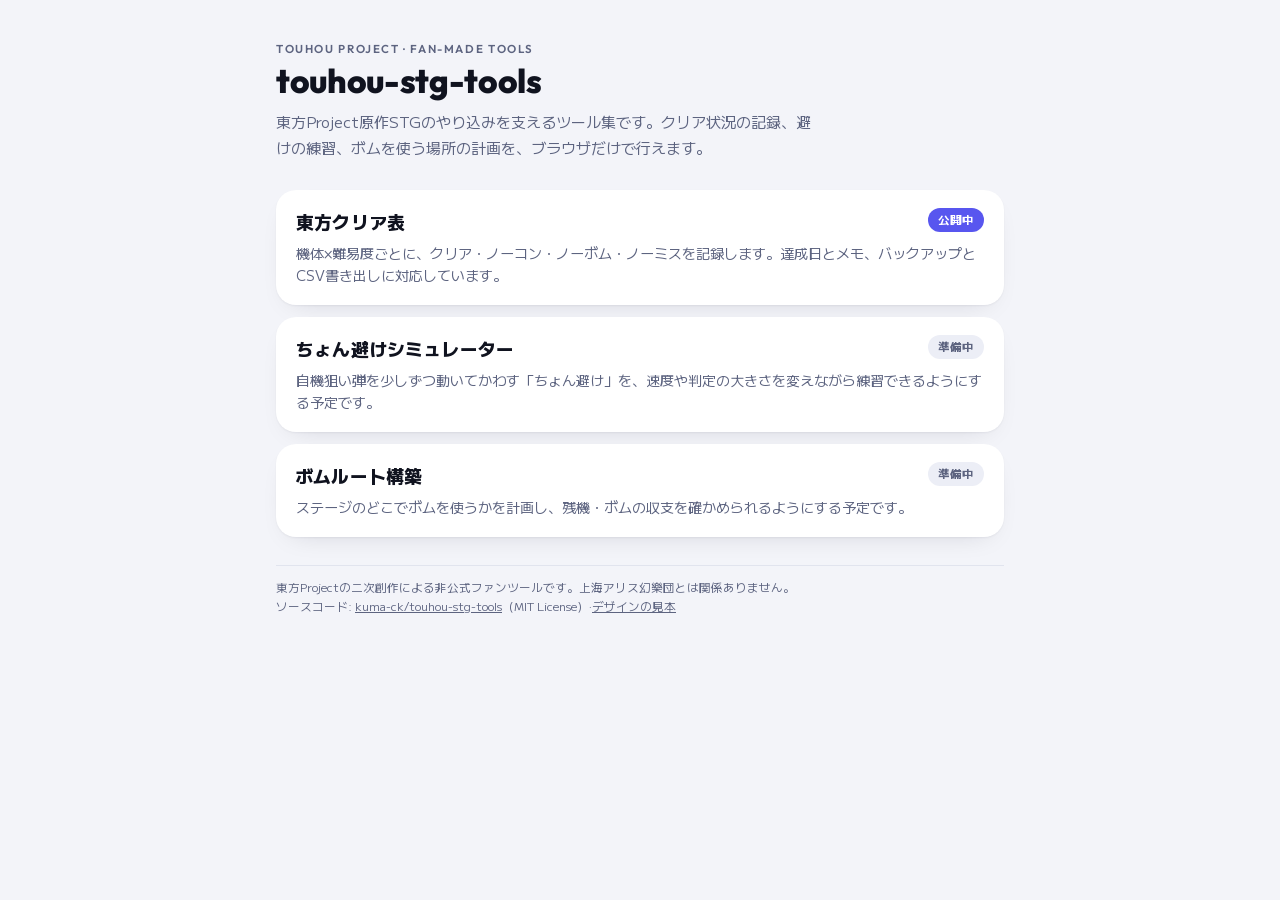
<file: index.html>
<!doctype html>
<html lang="ja">
<head>
<meta charset="utf-8">
<meta name="viewport" content="width=device-width,initial-scale=1,viewport-fit=cover">
<title>touhou-stg-tools</title>
<meta name="description" content="東方Project原作STGのやり込みを支える非公式ファンツール集。クリア表、ちょん避けシミュレーター、ボムルート構築。">
<!-- design:begin -->
<link rel="preconnect" href="https://fonts.googleapis.com">
<link rel="preconnect" href="https://fonts.gstatic.com" crossorigin>
<link rel="stylesheet" href="https://fonts.googleapis.com/css2?family=M+PLUS+2:wght@400;500;700;800&family=Outfit:wght@500;600;700;800&display=swap">
<style id="design">
/* ==========================================================================
   デザイントークン（全ツール共通の値）
   ここが正。各ツールの HTML へは scripts/sync_data.py で埋め込む。
   ライトの値を :root に、ダークの値を @media のブロックに書く。
   明示的に data-theme="dark" を選んだとき用の同じブロックは sync_data.py が作る。
   ========================================================================== */
:root{
  /* 面と文字 */
  --bg:#f3f4f9;          /* ページの地 */
  --surface:#ffffff;     /* カードの面 */
  --surface-2:#eceef6;   /* カードの中の一段沈んだ面（ボタン、入力欄、未記録のマス） */
  --ink:#10131f;         /* 本文 */
  --muted:#5d6480;       /* 補足・ラベル */
  --line:#e1e4ee;        /* 区切り線 */

  /* アクセント（主ボタン、選択中、フォーカス枠） */
  --accent:#5856ef;
  --accent-ink:#ffffff;  /* アクセントの上に載せる文字 */

  /* 状態（保存済み・処理中・エラー）。アクセントとは別に使う */
  --ok:#1a9e6a; --warn:#b07800; --err:#c73838;

  /* 達成段階: クリア < ノーコン < NB/NM < NMNB */
  --t1:#dde1f1; --t1-fg:#38405f;   /* クリア（マス） */
  --t1-bar:#8f98cd;                 /* クリア（棒グラフと、その凡例。マスの色だと背景に溶けるため一段濃い） */
  --t2:#5856ef;                     /* ノーコン */
  --t3:#c2338f; --t3-fg:#ffffff;   /* NB / NM（ダークでは明るいピンクに濃い文字） */
  --t4a:#f6b443; --t4b:#ee6a3a; --t4-fg:#2a1405;  /* NMNB（グラデーション） */
  --on:#ffffff;                     /* t2 の上の文字 */

  /* 作品のテーマ色: oklch(var(--theme-l) var(--theme-c) var(--h))。--h は games.json の hue。
     OKLCH は人の目の明るさに合わせた表し方なので、色相が違っても文字の読みやすさがそろう */
  --theme-l:.52; --theme-c:.14;   /* 明るさ・鮮やかさ（白いカードの上でコントラスト比 4.8 以上） */
  --ring-track:#e5e7f1;  /* 進捗リングの未達部分 */

  /* 影と幕 */
  --shadow:0 1px 2px rgba(16,19,31,.05),0 10px 28px -16px rgba(16,19,31,.18);
  --scrim:rgba(10,12,20,.42);

  /* 書体: 和文と UI は M PLUS 2、数字と英字の見出しは Outfit */
  --f-ui:"M PLUS 2","Hiragino Sans","Yu Gothic UI","Meiryo",system-ui,sans-serif;
  --f-num:"Outfit","M PLUS 2",system-ui,sans-serif;

  /* 文字サイズ（本文は 15px） */
  --fs-xs:.72rem;   /* 注記、凡例、チップ */
  --fs-sm:.8rem;    /* 補足文 */
  --fs-md:.88rem;   /* ボタン、小さめの本文 */
  --fs-lg:1.1rem;   /* カードの見出し */
  --fs-xl:1.45rem;  /* 大きな数値 */
  --fs-2xl:1.9rem;  /* ページの見出し */

  /* 余白（4px 刻み） */
  --sp-1:4px; --sp-2:8px; --sp-3:12px; --sp-4:16px; --sp-5:20px; --sp-6:28px; --sp-7:40px;

  /* 角丸 */
  --r-sm:10px;      /* 小さな部品の中の選択肢 */
  --r-md:14px;      /* 入力欄、お知らせ */
  --r-lg:20px;      /* カード */
  --r-full:999px;   /* ボタン、チップ */

  /* 動き */
  --ease-out:cubic-bezier(.2,.8,.2,1);
  --dur-fast:.15s;

  /* ページ幅 */
  --wrap-w:820px;
}
@media (prefers-color-scheme:dark){:root:not([data-theme="light"]){
  --bg:#0a0b11; --surface:#13151e; --surface-2:#1c1f2c; --ink:#eceef7; --muted:#8b91a9; --line:#252a3a;
  --accent:#8a89ff; --accent-ink:#0a0b11;
  --ok:#36c48a; --warn:#f0b33a; --err:#f06464;
  --t1:#2a2f46; --t1-fg:#d0d5ef; --t1-bar:#4b5480; --t2:#5654e6; --t3:#e266b8; --t3-fg:#22061a; --t4a:#f7bd55; --t4b:#f07b46; --t4-fg:#2a1405; --on:#ffffff;
  --theme-l:.72; --theme-c:.13; --ring-track:#232739;
  --shadow:0 1px 0 rgba(255,255,255,.03) inset,0 12px 32px -18px rgba(0,0,0,.7);
  --scrim:rgba(0,0,0,.6);
  color-scheme:dark;
}}

:root[data-theme="dark"]{
  --bg:#0a0b11; --surface:#13151e; --surface-2:#1c1f2c; --ink:#eceef7; --muted:#8b91a9; --line:#252a3a;
  --accent:#8a89ff; --accent-ink:#0a0b11;
  --ok:#36c48a; --warn:#f0b33a; --err:#f06464;
  --t1:#2a2f46; --t1-fg:#d0d5ef; --t1-bar:#4b5480; --t2:#5654e6; --t3:#e266b8; --t3-fg:#22061a; --t4a:#f7bd55; --t4b:#f07b46; --t4-fg:#2a1405; --on:#ffffff;
  --theme-l:.72; --theme-c:.13; --ring-track:#232739;
  --shadow:0 1px 0 rgba(255,255,255,.03) inset,0 12px 32px -18px rgba(0,0,0,.7);
  --scrim:rgba(0,0,0,.6);
  color-scheme:dark;
}

/* ==========================================================================
   共通の部品（tokens.css の値だけを使う）
   ツール固有の見た目は各ツールの <style> に書く。ここより後に書くので上書きできる。
   ========================================================================== */

/* 土台 */
*{box-sizing:border-box}
:root{padding-top:env(safe-area-inset-top,0px);padding-bottom:env(safe-area-inset-bottom,0px)}
body{margin:0;background:var(--bg);color:var(--ink);font-family:var(--f-ui);font-size:15px;line-height:1.6;-webkit-tap-highlight-color:transparent;-webkit-font-smoothing:antialiased}
.wrap{max-width:var(--wrap-w);margin:0 auto;padding-block:var(--sp-5) var(--sp-7);padding-left:max(16px,env(safe-area-inset-left,0px));padding-right:max(16px,env(safe-area-inset-right,0px));display:flex;flex-direction:column;gap:var(--sp-5)}
h1,h2,h3{margin:0;text-wrap:balance}
h1{font-size:var(--fs-2xl);font-weight:800;letter-spacing:-.01em;line-height:1.2}
h2{font-size:1rem;font-weight:800;letter-spacing:.01em}
.eyebrow{font-family:var(--f-num);font-size:var(--fs-xs);font-weight:600;letter-spacing:.14em;text-transform:uppercase;color:var(--muted)}
.muted{color:var(--muted)}
.num{font-family:var(--f-num);font-variant-numeric:tabular-nums}
button{font:inherit;color:inherit;cursor:pointer;border:0;background:none}
button:disabled{cursor:default;opacity:.55}
:is(button,a,input,textarea,select):focus-visible{outline:2px solid var(--accent);outline-offset:2px}

/* カード: 面を分けたいものだけに使う */
.card{background:var(--surface);border-radius:var(--r-lg);box-shadow:var(--shadow)}

/* ボタン */
.btn{display:inline-flex;align-items:center;justify-content:center;gap:6px;min-height:40px;padding:var(--sp-2) var(--sp-4);border-radius:var(--r-full);background:var(--surface-2);font-weight:700;font-size:var(--fs-md);text-decoration:none;color:var(--ink)}
.btn:hover:not(:disabled){filter:brightness(.97)}
.btn.primary{background:var(--accent);color:var(--accent-ink)}
.btn.danger{background:transparent;color:var(--err);padding-inline:6px}

/* チップ: 短いラベル（公開中、達成段階など） */
.chip{display:inline-block;font-family:var(--f-num);font-size:var(--fs-xs);font-weight:700;line-height:1.6;padding:3px 10px;border-radius:var(--r-full);background:var(--surface-2);color:var(--muted);white-space:nowrap}
.chip.accent{background:var(--accent);color:var(--accent-ink)}

/* 状態表示: data-k に ok / busy / err */
.pill{display:inline-flex;align-items:center;gap:7px;padding:6px 12px;border-radius:var(--r-full);background:var(--surface);box-shadow:var(--shadow);font-size:.76rem;color:var(--muted);white-space:nowrap}
.pill i{width:7px;height:7px;border-radius:50%;background:var(--muted)}
.pill[data-k="ok"] i{background:var(--ok)}
.pill[data-k="busy"] i{background:var(--warn)}
.pill[data-k="err"] i{background:var(--err)}

/* お知らせ */
.notice{background:var(--surface-2);border-radius:var(--r-md);padding:10px 14px;font-size:.85rem}

/* 入力欄 */
.field{display:flex;flex-direction:column}
.field input,.field textarea,.field select{font:inherit;font-size:16px;color:var(--ink);background:var(--surface-2);border:1px solid transparent;border-radius:var(--r-md);padding:10px 12px;width:100%}
.field input:focus,.field textarea:focus,.field select:focus{border-color:var(--accent);outline:none}
.field textarea{min-height:72px;resize:vertical}
.lbl{font-size:.74rem;font-weight:700;color:var(--muted);letter-spacing:.04em;margin-bottom:6px}

/* 切り替え（どれか 1 つを選ぶ）: button[role=radio][aria-checked] を並べる */
.seg{display:grid;grid-auto-columns:minmax(0,1fr);grid-auto-flow:column;background:var(--surface-2);border-radius:var(--r-md);padding:var(--sp-1);gap:var(--sp-1)}
.seg button{min-height:42px;border-radius:var(--r-sm);font-weight:700;font-size:.9rem;color:var(--muted)}
.seg button[aria-checked="true"]{background:var(--surface);color:var(--ink);box-shadow:var(--shadow)}

/* オン/オフ（いくつでも選べる）: button[aria-pressed] の中に .ck */
.togs{display:flex;flex-wrap:wrap;gap:var(--sp-2)}
.tog{display:inline-flex;align-items:center;gap:var(--sp-2);min-height:42px;padding:8px 14px 8px 10px;border-radius:var(--r-full);background:var(--surface-2);font-weight:700;font-size:var(--fs-md)}
.tog .ck{width:20px;height:20px;border-radius:50%;border:2px solid var(--line);display:grid;place-items:center;flex:none}
.tog .ck svg{width:12px;height:12px;opacity:0}
.tog[aria-pressed="true"] .ck{border-color:transparent;background:var(--accent);color:var(--accent-ink)}
.tog[aria-pressed="true"] .ck svg{opacity:1}

/* 進捗リング: --p に 0〜100、--c に色、--sz に大きさ、--th に太さ */
.ring{--p:0;--c:var(--accent);flex:none;width:var(--sz,56px);height:var(--sz,56px);border-radius:50%;display:grid;place-items:center;background:conic-gradient(var(--c) calc(var(--p)*1%),var(--ring-track) 0)}
.ring>span{width:calc(100% - var(--th,8px));height:calc(100% - var(--th,8px));border-radius:50%;background:var(--surface);display:grid;place-items:center;font-family:var(--f-num);font-weight:700;line-height:1}

/* ページ末尾の注記（二次創作の表記を必ず入れる） */
.foot{font-size:var(--fs-xs);color:var(--muted);line-height:1.7;padding-top:var(--sp-3);border-top:1px solid var(--line)}
.foot a{color:inherit}
</style>
<!-- design:end -->
<style>
/* Layout: single column — title block, then one card per tool (status chip shows whether it is usable yet) */
/* 共通のトークンと部品は上の design 区間（design/*.css）。ここにはトップページ固有のものだけを書く */
.wrap{--wrap-w:760px;padding-block:var(--sp-7) 64px;gap:var(--sp-6)}
h1{margin:var(--sp-1) 0 var(--sp-2);font-family:var(--f-num);font-size:2.1rem;line-height:1.15}
.lead{margin:0;color:var(--muted);line-height:1.75;max-width:36em}
.tools{display:grid;gap:var(--sp-3)}
.tool{display:grid;grid-template-columns:minmax(0,1fr) auto;gap:6px var(--sp-4);align-items:start;padding:18px var(--sp-5);color:inherit;text-decoration:none}
a.tool:hover{outline:2px solid var(--accent);outline-offset:0}
.tool h2{font-size:var(--fs-lg)}
.tool p{margin:0;grid-column:1/-1;font-size:var(--fs-md);color:var(--muted)}
</style>
</head>
<body>
<div class="wrap">
  <header>
    <div class="eyebrow">Touhou Project · Fan-made tools</div>
    <h1>touhou-stg-tools</h1>
    <p class="lead">東方Project原作STGのやり込みを支えるツール集です。クリア状況の記録、避けの練習、ボムを使う場所の計画を、ブラウザだけで行えます。</p>
  </header>
  <main class="tools">
    <a class="card tool" href="clear-tracker/">
      <h2>東方クリア表</h2><span class="chip accent">公開中</span>
      <p>機体×難易度ごとに、クリア・ノーコン・ノーボム・ノーミスを記録します。達成日とメモ、バックアップとCSV書き出しに対応しています。</p>
    </a>
    <div class="card tool">
      <h2>ちょん避けシミュレーター</h2><span class="chip">準備中</span>
      <p>自機狙い弾を少しずつ動いてかわす「ちょん避け」を、速度や判定の大きさを変えながら練習できるようにする予定です。</p>
    </div>
    <div class="card tool">
      <h2>ボムルート構築</h2><span class="chip">準備中</span>
      <p>ステージのどこでボムを使うかを計画し、残機・ボムの収支を確かめられるようにする予定です。</p>
    </div>
  </main>
  <footer class="foot">東方Projectの二次創作による非公式ファンツールです。上海アリス幻樂団とは関係ありません。<br>ソースコード: <a href="https://github.com/kuma-ck/touhou-stg-tools">kuma-ck/touhou-stg-tools</a>（MIT License）· <a href="design/">デザインの見本</a></footer>
</div>
</body>
</html>
</file>
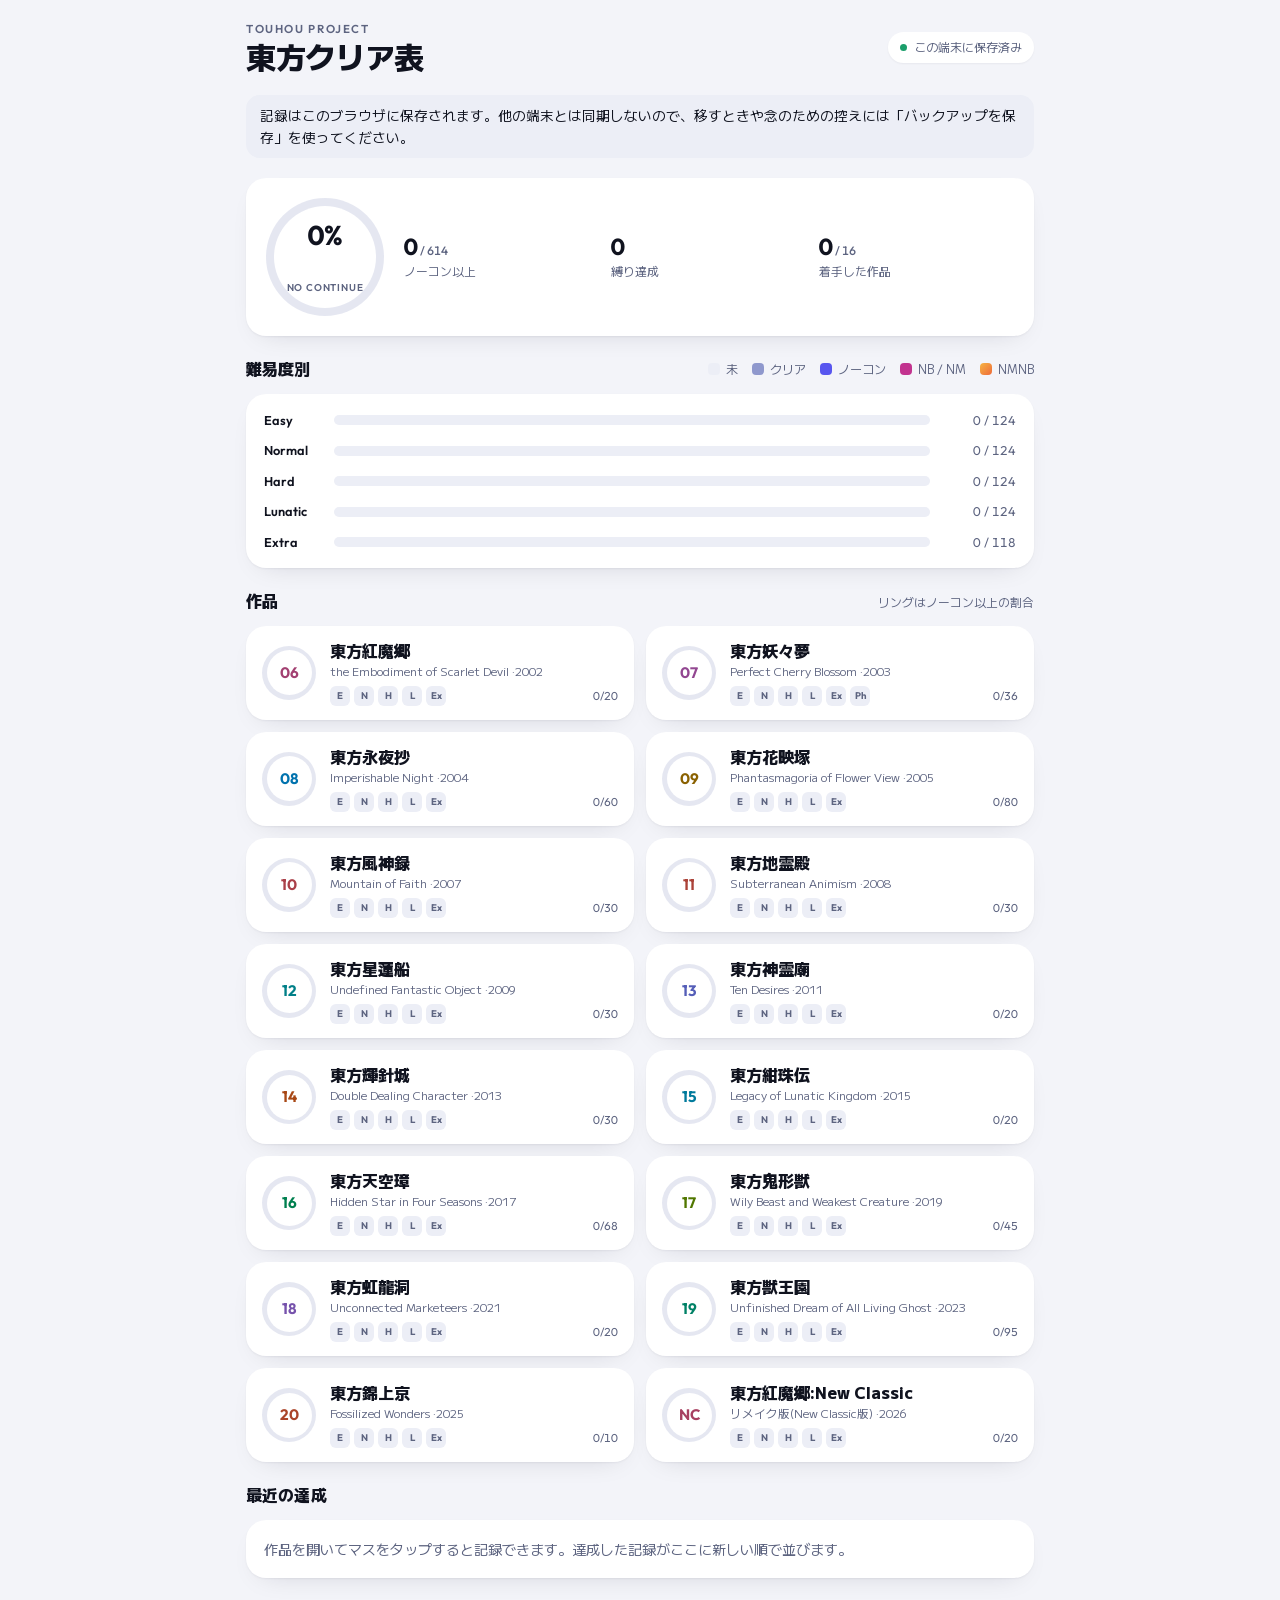
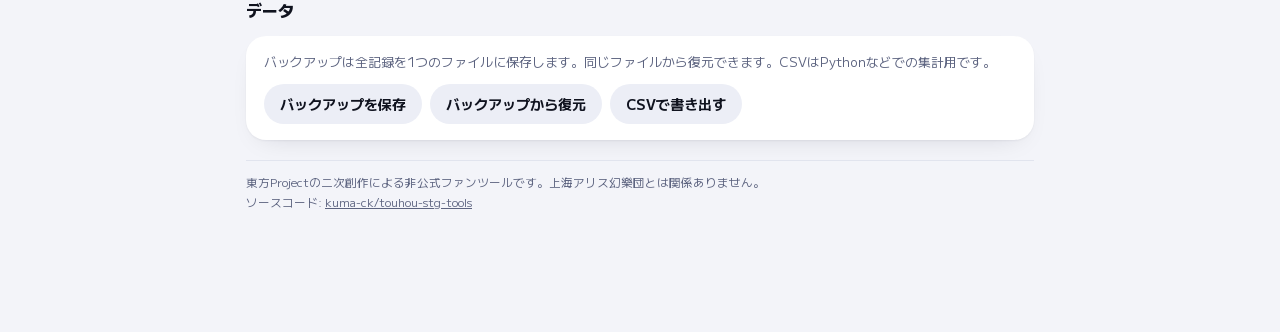
<file: clear-tracker/index.html>
<!doctype html>
<html lang="ja">
<head>
<meta charset="utf-8">
<meta name="viewport" content="width=device-width,initial-scale=1,viewport-fit=cover">
<title>東方クリア表</title>
<meta name="claude:viewport-fit-sides" content="cover">
<!-- design:begin -->
<link rel="preconnect" href="https://fonts.googleapis.com">
<link rel="preconnect" href="https://fonts.gstatic.com" crossorigin>
<link rel="stylesheet" href="https://fonts.googleapis.com/css2?family=M+PLUS+2:wght@400;500;700;800&family=Outfit:wght@500;600;700;800&display=swap">
<style id="design">
/* ==========================================================================
   デザイントークン（全ツール共通の値）
   ここが正。各ツールの HTML へは scripts/sync_data.py で埋め込む。
   ライトの値を :root に、ダークの値を @media のブロックに書く。
   明示的に data-theme="dark" を選んだとき用の同じブロックは sync_data.py が作る。
   ========================================================================== */
:root{
  /* 面と文字 */
  --bg:#f3f4f9;          /* ページの地 */
  --surface:#ffffff;     /* カードの面 */
  --surface-2:#eceef6;   /* カードの中の一段沈んだ面（ボタン、入力欄、未記録のマス） */
  --ink:#10131f;         /* 本文 */
  --muted:#5d6480;       /* 補足・ラベル */
  --line:#e1e4ee;        /* 区切り線 */

  /* アクセント（主ボタン、選択中、フォーカス枠） */
  --accent:#5856ef;
  --accent-ink:#ffffff;  /* アクセントの上に載せる文字 */

  /* 状態（保存済み・処理中・エラー）。アクセントとは別に使う */
  --ok:#1a9e6a; --warn:#b07800; --err:#c73838;

  /* 達成段階: クリア < ノーコン < NB/NM < NMNB */
  --t1:#dde1f1; --t1-fg:#38405f;   /* クリア（マス） */
  --t1-bar:#8f98cd;                 /* クリア（棒グラフと、その凡例。マスの色だと背景に溶けるため一段濃い） */
  --t2:#5856ef;                     /* ノーコン */
  --t3:#c2338f; --t3-fg:#ffffff;   /* NB / NM（ダークでは明るいピンクに濃い文字） */
  --t4a:#f6b443; --t4b:#ee6a3a; --t4-fg:#2a1405;  /* NMNB（グラデーション） */
  --on:#ffffff;                     /* t2 の上の文字 */

  /* 作品のテーマ色: oklch(var(--theme-l) var(--theme-c) var(--h))。--h は games.json の hue。
     OKLCH は人の目の明るさに合わせた表し方なので、色相が違っても文字の読みやすさがそろう */
  --theme-l:.52; --theme-c:.14;   /* 明るさ・鮮やかさ（白いカードの上でコントラスト比 4.8 以上） */
  --ring-track:#e5e7f1;  /* 進捗リングの未達部分 */

  /* 影と幕 */
  --shadow:0 1px 2px rgba(16,19,31,.05),0 10px 28px -16px rgba(16,19,31,.18);
  --scrim:rgba(10,12,20,.42);

  /* 書体: 和文と UI は M PLUS 2、数字と英字の見出しは Outfit */
  --f-ui:"M PLUS 2","Hiragino Sans","Yu Gothic UI","Meiryo",system-ui,sans-serif;
  --f-num:"Outfit","M PLUS 2",system-ui,sans-serif;

  /* 文字サイズ（本文は 15px） */
  --fs-xs:.72rem;   /* 注記、凡例、チップ */
  --fs-sm:.8rem;    /* 補足文 */
  --fs-md:.88rem;   /* ボタン、小さめの本文 */
  --fs-lg:1.1rem;   /* カードの見出し */
  --fs-xl:1.45rem;  /* 大きな数値 */
  --fs-2xl:1.9rem;  /* ページの見出し */

  /* 余白（4px 刻み） */
  --sp-1:4px; --sp-2:8px; --sp-3:12px; --sp-4:16px; --sp-5:20px; --sp-6:28px; --sp-7:40px;

  /* 角丸 */
  --r-sm:10px;      /* 小さな部品の中の選択肢 */
  --r-md:14px;      /* 入力欄、お知らせ */
  --r-lg:20px;      /* カード */
  --r-full:999px;   /* ボタン、チップ */

  /* 動き */
  --ease-out:cubic-bezier(.2,.8,.2,1);
  --dur-fast:.15s;

  /* ページ幅 */
  --wrap-w:820px;
}
@media (prefers-color-scheme:dark){:root:not([data-theme="light"]){
  --bg:#0a0b11; --surface:#13151e; --surface-2:#1c1f2c; --ink:#eceef7; --muted:#8b91a9; --line:#252a3a;
  --accent:#8a89ff; --accent-ink:#0a0b11;
  --ok:#36c48a; --warn:#f0b33a; --err:#f06464;
  --t1:#2a2f46; --t1-fg:#d0d5ef; --t1-bar:#4b5480; --t2:#5654e6; --t3:#e266b8; --t3-fg:#22061a; --t4a:#f7bd55; --t4b:#f07b46; --t4-fg:#2a1405; --on:#ffffff;
  --theme-l:.72; --theme-c:.13; --ring-track:#232739;
  --shadow:0 1px 0 rgba(255,255,255,.03) inset,0 12px 32px -18px rgba(0,0,0,.7);
  --scrim:rgba(0,0,0,.6);
  color-scheme:dark;
}}

:root[data-theme="dark"]{
  --bg:#0a0b11; --surface:#13151e; --surface-2:#1c1f2c; --ink:#eceef7; --muted:#8b91a9; --line:#252a3a;
  --accent:#8a89ff; --accent-ink:#0a0b11;
  --ok:#36c48a; --warn:#f0b33a; --err:#f06464;
  --t1:#2a2f46; --t1-fg:#d0d5ef; --t1-bar:#4b5480; --t2:#5654e6; --t3:#e266b8; --t3-fg:#22061a; --t4a:#f7bd55; --t4b:#f07b46; --t4-fg:#2a1405; --on:#ffffff;
  --theme-l:.72; --theme-c:.13; --ring-track:#232739;
  --shadow:0 1px 0 rgba(255,255,255,.03) inset,0 12px 32px -18px rgba(0,0,0,.7);
  --scrim:rgba(0,0,0,.6);
  color-scheme:dark;
}

/* ==========================================================================
   共通の部品（tokens.css の値だけを使う）
   ツール固有の見た目は各ツールの <style> に書く。ここより後に書くので上書きできる。
   ========================================================================== */

/* 土台 */
*{box-sizing:border-box}
:root{padding-top:env(safe-area-inset-top,0px);padding-bottom:env(safe-area-inset-bottom,0px)}
body{margin:0;background:var(--bg);color:var(--ink);font-family:var(--f-ui);font-size:15px;line-height:1.6;-webkit-tap-highlight-color:transparent;-webkit-font-smoothing:antialiased}
.wrap{max-width:var(--wrap-w);margin:0 auto;padding-block:var(--sp-5) var(--sp-7);padding-left:max(16px,env(safe-area-inset-left,0px));padding-right:max(16px,env(safe-area-inset-right,0px));display:flex;flex-direction:column;gap:var(--sp-5)}
h1,h2,h3{margin:0;text-wrap:balance}
h1{font-size:var(--fs-2xl);font-weight:800;letter-spacing:-.01em;line-height:1.2}
h2{font-size:1rem;font-weight:800;letter-spacing:.01em}
.eyebrow{font-family:var(--f-num);font-size:var(--fs-xs);font-weight:600;letter-spacing:.14em;text-transform:uppercase;color:var(--muted)}
.muted{color:var(--muted)}
.num{font-family:var(--f-num);font-variant-numeric:tabular-nums}
button{font:inherit;color:inherit;cursor:pointer;border:0;background:none}
button:disabled{cursor:default;opacity:.55}
:is(button,a,input,textarea,select):focus-visible{outline:2px solid var(--accent);outline-offset:2px}

/* カード: 面を分けたいものだけに使う */
.card{background:var(--surface);border-radius:var(--r-lg);box-shadow:var(--shadow)}

/* ボタン */
.btn{display:inline-flex;align-items:center;justify-content:center;gap:6px;min-height:40px;padding:var(--sp-2) var(--sp-4);border-radius:var(--r-full);background:var(--surface-2);font-weight:700;font-size:var(--fs-md);text-decoration:none;color:var(--ink)}
.btn:hover:not(:disabled){filter:brightness(.97)}
.btn.primary{background:var(--accent);color:var(--accent-ink)}
.btn.danger{background:transparent;color:var(--err);padding-inline:6px}

/* チップ: 短いラベル（公開中、達成段階など） */
.chip{display:inline-block;font-family:var(--f-num);font-size:var(--fs-xs);font-weight:700;line-height:1.6;padding:3px 10px;border-radius:var(--r-full);background:var(--surface-2);color:var(--muted);white-space:nowrap}
.chip.accent{background:var(--accent);color:var(--accent-ink)}

/* 状態表示: data-k に ok / busy / err */
.pill{display:inline-flex;align-items:center;gap:7px;padding:6px 12px;border-radius:var(--r-full);background:var(--surface);box-shadow:var(--shadow);font-size:.76rem;color:var(--muted);white-space:nowrap}
.pill i{width:7px;height:7px;border-radius:50%;background:var(--muted)}
.pill[data-k="ok"] i{background:var(--ok)}
.pill[data-k="busy"] i{background:var(--warn)}
.pill[data-k="err"] i{background:var(--err)}

/* お知らせ */
.notice{background:var(--surface-2);border-radius:var(--r-md);padding:10px 14px;font-size:.85rem}

/* 入力欄 */
.field{display:flex;flex-direction:column}
.field input,.field textarea,.field select{font:inherit;font-size:16px;color:var(--ink);background:var(--surface-2);border:1px solid transparent;border-radius:var(--r-md);padding:10px 12px;width:100%}
.field input:focus,.field textarea:focus,.field select:focus{border-color:var(--accent);outline:none}
.field textarea{min-height:72px;resize:vertical}
.lbl{font-size:.74rem;font-weight:700;color:var(--muted);letter-spacing:.04em;margin-bottom:6px}

/* 切り替え（どれか 1 つを選ぶ）: button[role=radio][aria-checked] を並べる */
.seg{display:grid;grid-auto-columns:minmax(0,1fr);grid-auto-flow:column;background:var(--surface-2);border-radius:var(--r-md);padding:var(--sp-1);gap:var(--sp-1)}
.seg button{min-height:42px;border-radius:var(--r-sm);font-weight:700;font-size:.9rem;color:var(--muted)}
.seg button[aria-checked="true"]{background:var(--surface);color:var(--ink);box-shadow:var(--shadow)}

/* オン/オフ（いくつでも選べる）: button[aria-pressed] の中に .ck */
.togs{display:flex;flex-wrap:wrap;gap:var(--sp-2)}
.tog{display:inline-flex;align-items:center;gap:var(--sp-2);min-height:42px;padding:8px 14px 8px 10px;border-radius:var(--r-full);background:var(--surface-2);font-weight:700;font-size:var(--fs-md)}
.tog .ck{width:20px;height:20px;border-radius:50%;border:2px solid var(--line);display:grid;place-items:center;flex:none}
.tog .ck svg{width:12px;height:12px;opacity:0}
.tog[aria-pressed="true"] .ck{border-color:transparent;background:var(--accent);color:var(--accent-ink)}
.tog[aria-pressed="true"] .ck svg{opacity:1}

/* 進捗リング: --p に 0〜100、--c に色、--sz に大きさ、--th に太さ */
.ring{--p:0;--c:var(--accent);flex:none;width:var(--sz,56px);height:var(--sz,56px);border-radius:50%;display:grid;place-items:center;background:conic-gradient(var(--c) calc(var(--p)*1%),var(--ring-track) 0)}
.ring>span{width:calc(100% - var(--th,8px));height:calc(100% - var(--th,8px));border-radius:50%;background:var(--surface);display:grid;place-items:center;font-family:var(--f-num);font-weight:700;line-height:1}

/* ページ末尾の注記（二次創作の表記を必ず入れる） */
.foot{font-size:var(--fs-xs);color:var(--muted);line-height:1.7;padding-top:var(--sp-3);border-top:1px solid var(--line)}
.foot a{color:inherit}
</style>
<!-- design:end -->
<style>
/* Layout: app-style single column. Overview = completion hero + stacked difficulty bars + game cards (each with its own hue ring); detail = hue-washed header + shot×difficulty tile grid + bottom sheet editor */
/* 共通のトークンと部品は上の design 区間（design/*.css）。ここにはクリア表固有のものだけを書く */
.wrap{padding-block:var(--sp-5) 120px}
.sec{display:flex;flex-direction:column;gap:12px}
.sec-h{display:flex;justify-content:space-between;align-items:baseline;gap:6px 12px;flex-wrap:wrap}
.sec-h h2{white-space:nowrap}
.top{display:flex;justify-content:space-between;align-items:center;gap:12px;flex-wrap:wrap}
/* hero */
.hero{padding:20px;display:grid;grid-template-columns:auto minmax(0,1fr);gap:20px;align-items:center}
.hero .ring{--sz:118px;--th:16px}
.hero .ring>span{font-size:1.7rem;flex-direction:column;gap:2px}
.hero .ring small{font-size:.62rem;color:var(--muted);font-weight:600;letter-spacing:.08em}
.stats{display:grid;grid-template-columns:repeat(3,minmax(0,1fr));gap:12px}
.stat{display:flex;flex-direction:column;gap:2px;min-width:0}
.stat b{font-family:var(--f-num);font-size:1.45rem;font-weight:700;line-height:1.1}
.stat b small{font-size:.75rem;color:var(--muted);font-weight:500}
.stat span{font-size:.74rem;color:var(--muted)}
@media (max-width:480px){.hero{grid-template-columns:1fr;justify-items:center;text-align:center}.stats{width:100%}}
.bars{padding:16px 18px;display:flex;flex-direction:column;gap:10px}
.brow{display:grid;grid-template-columns:3.6rem minmax(0,1fr) 4.6rem;gap:12px;align-items:center;font-size:.8rem}
.brow b{font-family:var(--f-num);font-weight:600}
.brow .cnt{text-align:right;color:var(--muted)}
.stack{display:flex;height:10px;border-radius:999px;background:var(--surface-2);overflow:hidden}
.stack i{display:block;height:100%}
.stack .s1{background:var(--t1-bar)} .stack .s2{background:var(--t2)} .stack .s3{background:var(--t3)} .stack .s4{background:linear-gradient(90deg,var(--t4a),var(--t4b))}
/* legend */
.legend{display:flex;flex-wrap:wrap;gap:6px 14px;font-size:.76rem;color:var(--muted)}
.legend span{display:inline-flex;align-items:center;gap:6px}
.legend i{width:12px;height:12px;border-radius:4px;background:var(--surface-2)}
.sec-h .legend i.t1{background:var(--t1-bar)!important} /* 棒グラフの横の凡例は、棒グラフと同じ濃さのクリア色 */
/* tiers */
.t1{background:var(--t1)!important;color:var(--t1-fg)!important}
.t2{background:var(--t2)!important;color:var(--on)!important}
.t3{background:var(--t3)!important;color:var(--t3-fg)!important}
.t4{background:linear-gradient(135deg,var(--t4a),var(--t4b))!important;color:var(--t4-fg)!important}
/* game cards */
.games{display:grid;grid-template-columns:repeat(2,minmax(0,1fr));gap:12px}
@media (max-width:560px){.games{grid-template-columns:1fr}}
.gcard{--h:240;display:grid;grid-template-columns:auto minmax(0,1fr);gap:14px;align-items:center;padding:14px 16px;text-decoration:none;color:inherit;transition:transform var(--dur-fast) ease,box-shadow var(--dur-fast) ease}
.gcard:hover{transform:translateY(-1px)}
.gcard.skip{opacity:.5}
.gcard .ring{--c:oklch(var(--theme-l) var(--theme-c) var(--h));--sz:54px;--th:9px}
.gcard .ring>span{font-size:.95rem;color:oklch(var(--theme-l) var(--theme-c) var(--h))}
.gcard .ttl{font-weight:800;font-size:1rem;line-height:1.35;overflow:hidden;text-overflow:ellipsis;white-space:nowrap}
.gcard .sub{font-size:.72rem;color:var(--muted);white-space:nowrap;overflow:hidden;text-overflow:ellipsis}
.gmeta{display:flex;justify-content:space-between;align-items:center;gap:8px;margin-top:6px}
.pips{display:flex;gap:4px}
.pip{width:20px;height:20px;border-radius:6px;display:grid;place-items:center;font-family:var(--f-num);font-size:.6rem;font-weight:700;background:var(--surface-2);color:var(--muted)}
.gcount{font-size:.72rem;color:var(--muted);white-space:nowrap}
/* recent */
.recent{list-style:none;margin:0;padding:6px 0}
.recent li{display:grid;grid-template-columns:minmax(0,1fr) auto;gap:12px;align-items:center;padding:10px 18px}
.recent li+li{border-top:1px solid var(--line)}
.recent .what{min-width:0}
.recent .what div{font-weight:700;font-size:.9rem;white-space:nowrap;overflow:hidden;text-overflow:ellipsis}
.recent .what span{font-size:.74rem;color:var(--muted)}
.empty{padding:18px;font-size:.88rem;color:var(--muted)}
/* data card */
.datacard{padding:16px 18px;display:flex;flex-direction:column;gap:12px}
.datacard p{margin:0;font-size:.8rem;color:var(--muted)}
.row-btns{display:flex;flex-wrap:wrap;gap:8px}
.confirm{background:var(--surface-2);border-radius:var(--r-md);padding:12px 14px;display:flex;flex-direction:column;gap:10px;font-size:.86rem}
/* detail */
.back{display:inline-flex;align-items:center;gap:6px;align-self:flex-start;min-height:40px;padding:8px 16px 8px 10px;border-radius:999px;background:var(--surface);box-shadow:var(--shadow);color:var(--ink);text-decoration:none;font-size:.85rem;font-weight:700}
.back svg{width:16px;height:16px}
.back[hidden]{display:none}
/* 作品ページ: 上部を「戻る」付きの固定バーにする（スクロールしても常に左上から一覧へ戻れる） */
.is-detail .top{position:sticky;top:0;z-index:10;flex-wrap:nowrap;background:var(--bg);margin:-20px -16px 0;padding:max(12px,env(safe-area-inset-top,0px)) 16px 12px;transition:box-shadow .15s ease}
.is-detail .top.scrolled{box-shadow:0 1px 0 var(--line),0 8px 20px -14px rgba(0,0,0,.35)}
.is-detail .brand{display:none}
.top .here{display:none;min-width:0;flex:1;font-weight:800;font-size:.95rem;white-space:nowrap;overflow:hidden;text-overflow:ellipsis;opacity:0;transition:opacity .15s ease}
.is-detail .top .here{display:block}
.is-detail .top.scrolled .here{opacity:1}
.ghead{--h:240;padding:20px;display:grid;grid-template-columns:minmax(0,1fr) auto;gap:16px;align-items:center;
  background:radial-gradient(130% 160% at 0% 0%,oklch(var(--theme-l) var(--theme-c) var(--h) / .22),transparent 58%),var(--surface)}
.ghead h1{font-size:1.7rem}
.ghead .sub{font-size:.82rem;color:var(--muted)}
.ghead .ring{--c:oklch(var(--theme-l) var(--theme-c) var(--h));--sz:72px;--th:11px}
.ghead .ring>span{font-size:1.05rem}
.gridcard{padding:14px 12px 12px}
.gridwrap{overflow-x:auto;-webkit-overflow-scrolling:touch}
table.m{border-collapse:separate;border-spacing:5px}
table.m th{font-family:var(--f-num);font-size:.72rem;font-weight:600;color:var(--muted);letter-spacing:.06em;padding:0 0 2px}
table.m th.shot{font-family:var(--f-ui);text-align:left;font-size:.84rem;color:var(--ink);font-weight:500;letter-spacing:0;padding:0 8px 0 4px;white-space:nowrap;position:sticky;left:0;background:var(--surface);z-index:1}
td.c{padding:0}
.cell{width:54px;height:44px;border-radius:12px;background:var(--surface-2);display:grid;place-items:center;font-family:var(--f-num);font-size:.74rem;font-weight:700;letter-spacing:.02em;color:var(--muted);position:relative;transition:transform .12s ease}
.cell:hover{transform:scale(1.04)}
.cell:active{transform:scale(.96)}
.cell.t4{box-shadow:0 6px 16px -8px var(--t4b)}
.cell .dot{position:absolute;right:5px;top:5px;width:5px;height:5px;border-radius:50%;background:currentColor;opacity:.85}
.subh{font-family:var(--f-num);font-size:.76rem;font-weight:600;letter-spacing:.12em;color:var(--muted);padding:10px 6px 0}
.settings{padding:16px 18px;display:flex;flex-direction:column;gap:14px;font-size:.86rem}
.settings h3{font-size:.8rem;font-weight:700;color:var(--muted);margin-bottom:8px}
.optrow{display:flex;flex-wrap:wrap;gap:6px}
.opt{display:inline-flex;align-items:center;gap:6px;padding:6px 12px;border-radius:999px;background:var(--surface-2);font-size:.82rem;cursor:pointer;user-select:none}
.opt input{accent-color:var(--accent);margin:0}
/* sheet */
.scrim{position:fixed;inset:0;background:var(--scrim);z-index:20;backdrop-filter:blur(2px)}
.sheet{position:fixed;left:0;right:0;bottom:0;z-index:21;background:var(--surface);border-radius:24px 24px 0 0;box-shadow:0 -10px 40px -10px rgba(0,0,0,.25);
  padding-top:10px;padding-bottom:calc(18px + env(safe-area-inset-bottom,0px));padding-left:max(18px,env(safe-area-inset-left,0px));padding-right:max(18px,env(safe-area-inset-right,0px));
  max-height:90vh;overflow-y:auto}
.grab{width:40px;height:4px;border-radius:2px;background:var(--line);margin:0 auto 12px}
.sheet-in{max-width:600px;margin:0 auto;display:flex;flex-direction:column;gap:16px}
.sheet h3{font-size:1.2rem;font-weight:800}
.seg button[aria-checked="true"][data-base="1"]{color:var(--t1-fg)}
.seg button[aria-checked="true"][data-base="2"]{background:var(--t2);color:var(--on)}
.tog.k3[aria-pressed="true"] .ck{background:var(--t3);color:var(--t3-fg)}
.tog.k4[aria-pressed="true"] .ck{background:linear-gradient(135deg,var(--t4a),var(--t4b));color:var(--t4-fg)}
.two{display:grid;grid-template-columns:minmax(0,1fr);gap:12px}
/* 達成日（達成ごとに 1 行） */
.dates{display:grid;gap:var(--sp-2)}
.drow{display:flex;align-items:center;gap:var(--sp-3);background:var(--surface-2);border-radius:var(--r-md);padding:var(--sp-1) var(--sp-1) var(--sp-1) var(--sp-4)}
.drow span{flex:1;min-width:0;font-weight:700;font-size:var(--fs-md)}
.drow input{font:inherit;font-size:16px;color:var(--ink);background:transparent;border:1px solid transparent;border-radius:var(--r-md);padding:var(--sp-2) var(--sp-3)}
.drow input:focus{border-color:var(--accent);outline:none}
.hint{margin:0;font-size:var(--fs-sm);color:var(--muted)}
/* メモ（日時付きで 1 件ずつ） */
.memo-new{gap:var(--sp-2)}
.memo-act{display:flex;justify-content:space-between;align-items:center;gap:var(--sp-2)}
.btn.sm{min-height:34px;padding:var(--sp-1) var(--sp-4);font-size:var(--fs-sm)}
.notes{display:flex;flex-direction:column;gap:var(--sp-2);margin-top:var(--sp-3)}
.note{background:var(--surface-2);border-radius:var(--r-md);padding:var(--sp-2) var(--sp-2) var(--sp-3) var(--sp-3);display:flex;flex-direction:column;gap:var(--sp-1)}
.nhead{display:flex;align-items:center;gap:var(--sp-1);font-size:var(--fs-xs);color:var(--muted)}
.nhead .at{flex:1;min-width:0;font-family:var(--f-num)}
.nbtn{font-size:var(--fs-xs);font-weight:700;color:var(--muted);padding:var(--sp-1) var(--sp-2);border-radius:var(--r-sm);min-height:30px}
.nbtn.del,.nbtn.danger{color:var(--err)}
.note p{margin:0;padding-right:var(--sp-1);white-space:pre-wrap;overflow-wrap:anywhere;font-size:var(--fs-md)}
.note .field textarea{background:var(--surface)}
.nconf{display:flex;align-items:center;justify-content:flex-end;gap:var(--sp-1);font-size:var(--fs-sm)}
.sheet-foot{display:flex;justify-content:flex-end;align-items:center;gap:8px}
@media (prefers-reduced-motion:no-preference){
  .sheet{animation:up .22s var(--ease-out)}
  .scrim{animation:fade .2s ease}
  @keyframes up{from{transform:translateY(40px);opacity:.4}to{transform:none;opacity:1}}
  @keyframes fade{from{opacity:0}to{opacity:1}}
}
@media (prefers-reduced-motion:reduce){.gcard,.cell{transition:none}}
</style>
</head>
<body>

<div class="wrap" id="app">
  <header class="top" id="top">
    <a class="back" id="backLink" href="#" hidden aria-keyshortcuts="Escape"><svg viewBox="0 0 16 16" aria-hidden="true"><path d="M10 3 5 8l5 5" fill="none" stroke="currentColor" stroke-width="2" stroke-linecap="round" stroke-linejoin="round"/></svg>作品一覧</a>
    <div class="brand">
      <div class="eyebrow">Touhou Project</div>
      <h1>東方クリア表</h1>
    </div>
    <div class="here" id="here" aria-hidden="true"></div>
    <div class="pill" id="status" data-k="busy" aria-live="polite"><i></i><span>読み込み中</span></div>
  </header>
  <div id="view" class="sec" style="gap:20px"></div>
</div>
<div id="sheetRoot"></div>
<input type="file" id="restoreFile" accept="application/json,.json" hidden>

<!-- data:games:begin -->
<script type="application/json" id="data-games">{"$comment":"東方Project原作STG（整数作品）の作品・機体・難易度マスタ。各ツールへは scripts/sync_data.py で埋め込む。","difficultyNames":{"E":"Easy","N":"Normal","H":"Hard","L":"Lunatic","Ex":"Extra","Ph":"Phantasm"},"games":[{"id":"th06","no":"06","title":"東方紅魔郷","titleEn":"the Embodiment of Scarlet Devil","year":2002,"hue":352,"difficulties":["E","N","H","L","Ex"],"shots":["霊夢A","霊夢B","魔理沙A","魔理沙B"]},{"id":"th07","no":"07","title":"東方妖々夢","titleEn":"Perfect Cherry Blossom","year":2003,"hue":328,"difficulties":["E","N","H","L","Ex","Ph"],"shots":["霊夢A","霊夢B","魔理沙A","魔理沙B","咲夜A","咲夜B"]},{"id":"th08","no":"08","title":"東方永夜抄","titleEn":"Imperishable Night","year":2004,"hue":236,"difficulties":["E","N","H","L","Ex"],"shots":["結界組","詠唱組","紅魔組","幽冥組","霊夢","紫","魔理沙","アリス","咲夜","レミリア","妖夢","幽々子"],"flags":["Final A","Final B"]},{"id":"th09","no":"09","title":"東方花映塚","titleEn":"Phantasmagoria of Flower View","year":2005,"hue":88,"difficulties":["E","N","H","L","Ex"],"shots":["霊夢","魔理沙","咲夜","妖夢","鈴仙","チルノ","リリカ","メルラン","ルナサ","ミスティア","てゐ","文","メディスン","幽香","小町","映姫"]},{"id":"th10","no":"10","title":"東方風神録","titleEn":"Mountain of Faith","year":2007,"hue":18,"difficulties":["E","N","H","L","Ex"],"shots":["霊夢A","霊夢B","霊夢C","魔理沙A","魔理沙B","魔理沙C"]},{"id":"th11","no":"11","title":"東方地霊殿","titleEn":"Subterranean Animism","year":2008,"hue":28,"difficulties":["E","N","H","L","Ex"],"shots":["霊夢×紫","霊夢×萃香","霊夢×文","魔理沙×アリス","魔理沙×パチュリー","魔理沙×にとり"]},{"id":"th12","no":"12","title":"東方星蓮船","titleEn":"Undefined Fantastic Object","year":2009,"hue":200,"difficulties":["E","N","H","L","Ex"],"shots":["霊夢A","霊夢B","魔理沙A","魔理沙B","早苗A","早苗B"]},{"id":"th13","no":"13","title":"東方神霊廟","titleEn":"Ten Desires","year":2011,"hue":276,"difficulties":["E","N","H","L","Ex"],"shots":["霊夢","魔理沙","早苗","妖夢"]},{"id":"th14","no":"14","title":"東方輝針城","titleEn":"Double Dealing Character","year":2013,"hue":44,"difficulties":["E","N","H","L","Ex"],"shots":["霊夢A","霊夢B","魔理沙A","魔理沙B","咲夜A","咲夜B"]},{"id":"th15","no":"15","title":"東方紺珠伝","titleEn":"Legacy of Lunatic Kingdom","year":2015,"hue":216,"difficulties":["E","N","H","L","Ex"],"shots":["霊夢","魔理沙","早苗","鈴仙"],"flags":["完全無欠モード"]},{"id":"th16","no":"16","title":"東方天空璋","titleEn":"Hidden Star in Four Seasons","year":2017,"hue":162,"difficulties":["E","N","H","L","Ex"],"shots":["霊夢(春)","霊夢(夏)","霊夢(秋)","霊夢(冬)","チルノ(春)","チルノ(夏)","チルノ(秋)","チルノ(冬)","文(春)","文(夏)","文(秋)","文(冬)","魔理沙(春)","魔理沙(夏)","魔理沙(秋)","魔理沙(冬)"],"exShots":["霊夢(土用)","チルノ(土用)","文(土用)","魔理沙(土用)"]},{"id":"th17","no":"17","title":"東方鬼形獣","titleEn":"Wily Beast and Weakest Creature","year":2019,"hue":128,"difficulties":["E","N","H","L","Ex"],"shots":["霊夢(狼)","霊夢(獺)","霊夢(鷲)","魔理沙(狼)","魔理沙(獺)","魔理沙(鷲)","妖夢(狼)","妖夢(獺)","妖夢(鷲)"]},{"id":"th18","no":"18","title":"東方虹龍洞","titleEn":"Unconnected Marketeers","year":2021,"hue":300,"difficulties":["E","N","H","L","Ex"],"shots":["霊夢","魔理沙","咲夜","早苗"]},{"id":"th19","no":"19","title":"東方獣王園","titleEn":"Unfinished Dream of All Living Ghost","year":2023,"hue":176,"difficulties":["E","N","H","L","Ex"],"shots":["霊夢","魔理沙","早苗","藍","あうん","ナズーリン","清蘭","燐","典","マミゾウ","八千慧","早鬼","尤魔","萃香","美天","慧ノ子","ちやり","日狭美","残無"]},{"id":"th20","no":"20","title":"東方錦上京","titleEn":"Fossilized Wonders","year":2025,"hue":36,"difficulties":["E","N","H","L","Ex"],"shots":["霊夢","魔理沙"]},{"id":"nc06","no":"NC","title":"東方紅魔郷:New Classic","titleEn":"リメイク版(New Classic版)","year":2026,"remakeOf":"th06","hue":4,"difficulties":["E","N","H","L","Ex"],"shots":["霊夢A","霊夢B","魔理沙A","魔理沙B"]}]}</script>
<!-- data:games:end -->
<script>
(function(){
"use strict";
const DS={E:"E",N:"N",H:"H",L:"L",Ex:"Ex",Ph:"Ph"};
const RAW=JSON.parse(document.getElementById("data-games").textContent);
const DN=RAW.difficultyNames;
const STD=["E","N","H","L","Ex"];
const GAMES=RAW.games.map(g=>({id:g.id,h:g.hue,no:g.no,t:g.title,en:g.titleEn||"",y:g.year,shots:g.shots,exShots:g.exShots,diffs:g.difficulties,flags:g.flags}));
const GI=Object.fromEntries(GAMES.map(g=>[g.id,g]));
const LV=["c","cc","nb","nm","nmnb"];
const CONSTR=[{k:"nb",label:"ノーボム",cls:"k3"},{k:"nm",label:"ノーミス",cls:"k3"},{k:"nmnb",label:"ノーミスノーボム",cls:"k4"}];
const isEx=d=>d==="Ex"||d==="Ph";
const CHECK='<svg viewBox="0 0 12 12" aria-hidden="true"><path d="M2.5 6.3 5 8.6 9.6 3.6" fill="none" stroke="currentColor" stroke-width="2" stroke-linecap="round" stroke-linejoin="round"/></svg>';

/* 保存先: "claude" = Claude のアーティファクト(db), "local" = このブラウザ(localStorage), "none" = 保存不可 */
const IN_CLAUDE=!!(window.claude&&window.claude.use)||window.top!==window.self;
const LOCAL_KEY="touhou-stg-tools:clear-tracker:v1";
let mode=IN_CLAUDE?"claude":"local", db=null, readOnly=false, loaded=!IN_CLAUDE, pendingRestore=null;
const writable=()=>mode==="local"||(mode==="claude"&&!!db&&!readOnly);
const store={}; // gid -> {cells:{}, hidden:{shots:[],diffs:[]}, skip:false}
const $=s=>document.querySelector(s);
const esc=s=>String(s??"").replace(/[&<>"']/g,c=>({"&":"&amp;","<":"&lt;",">":"&gt;",'"':"&quot;","'":"&#39;"}[c]));
const clone=o=>JSON.parse(JSON.stringify(o));
const today=()=>{const d=new Date();return d.getFullYear()+"-"+String(d.getMonth()+1).padStart(2,"0")+"-"+String(d.getDate()).padStart(2,"0")};
const emptyDoc=()=>({cells:{},hidden:{shots:[],diffs:[]},skip:false});
function gdoc(gid){if(!store[gid])store[gid]=emptyDoc();const s=store[gid];s.cells=s.cells||{};s.hidden=s.hidden||{shots:[],diffs:[]};s.hidden.shots=s.hidden.shots||[];s.hidden.diffs=s.hidden.diffs||[];return s}
const key=(shot,d)=>shot+"|"+d;
function cell(gid,shot,d){return gdoc(gid).cells[key(shot,d)]||{}}
function tier(c){if(!c)return 0;if(c.nmnb)return 4;if(c.nb||c.nm)return 3;if(c.cc)return 2;if(c.c)return 1;return 0}
function label(c,d){if(c.nmnb)return"NMNB";if(c.nb&&c.nm)return"NB·NM";if(c.nm)return"NM";if(c.nb)return"NB";if(c.cc)return isEx(d)?"Clear":"1cc";if(c.c)return"Clear";return""}
function shotsFor(g,d){return(g.exShots&&isEx(d))?g.exShots:g.shots}
function visDiffs(g){const h=gdoc(g.id).hidden.diffs;return g.diffs.filter(d=>!h.includes(d))}
function visShots(g,d){const h=gdoc(g.id).hidden.shots;return shotsFor(g,d).filter(s=>!h.includes(s))}
const pct=(a,b)=>b?Math.round(a/b*100):0;
/* 達成ごとの日付: c.dates = {c,cc,nb,nm,nmnb,"x:<フラグ名>": "YYYY-MM-DD"}。c.date は最新の達成日(旧形式・CSV・最近の達成用) */
const DL={c:"クリア",cc:"ノーコン",nb:"ノーボム",nm:"ノーミス",nmnb:"ノーミスノーボム"};
function achievedKeys(c){const ks=LV.filter(l=>c[l]);for(const f in c.x||{})if(c.x[f])ks.push("x:"+f);return ks}
function shownKeys(c,d){return achievedKeys(c).filter(k=>!(isEx(d)&&k==="c"))}
function datesOf(c,d){
  if(c.dates&&typeof c.dates==="object"&&!Array.isArray(c.dates))return Object.assign({},c.dates);
  const out={},k=shownKeys(c,d)[0];if(c.date&&k)out[k]=c.date; // 旧形式: 日付は最初の達成に付ける
  return out}
const latest=ds=>Object.values(ds).filter(Boolean).sort().pop();
const dkLabel=(k,d)=>k.startsWith("x:")?k.slice(2):(k==="cc"&&isEx(d)?"クリア":DL[k]);
/* メモ: c.notes = [{id, at:"YYYY-MM-DDTHH:MM", text, edited?}]。c.note は全メモをつないだ文字列(旧形式・CSV用) */
const nowStamp=()=>{const d=new Date();return today()+"T"+String(d.getHours()).padStart(2,"0")+":"+String(d.getMinutes()).padStart(2,"0")};
const fmtAt=a=>a?a.replace(/-/g,"/").replace("T"," "):"";
const newId=()=>Date.now().toString(36)+Math.random().toString(36).slice(2,6);
function notesOf(c){
  if(Array.isArray(c.notes))return c.notes.filter(n=>n&&typeof n==="object").map(n=>Object.assign({},n));
  if(!c.note)return[];
  const out=[];let n=null; // 旧形式: 行頭の日付 (YYYY/MM/DD) ごとに分ける
  for(const line of String(c.note).split("\n")){const m=line.match(/^(\d{4})\/(\d{2})\/(\d{2})(?: (\d{2}:\d{2}))?(?:\s+(.*))?$/);
    if(m){n={id:"old"+out.length,at:`${m[1]}-${m[2]}-${m[3]}`+(m[4]?"T"+m[4]:""),text:m[5]||""};out.push(n)}
    else if(n)n.text+="\n"+line;
    else{n={id:"old"+out.length,at:"",text:line};out.push(n)}}
  return out.map(q=>Object.assign(q,{text:q.text.trim()})).filter(q=>q.text)}
const byAt=(a,b)=>(a.at||"").localeCompare(b.at||"");
const notesText=ns=>ns.slice().sort(byAt).map(n=>(n.at?fmtAt(n.at)+" ":"")+n.text).join("\n");

/* ---------- save queue ---------- */
const dirty=new Set(),writing=new Set(),timers={},retried={};
function status(t,k){const el=$("#status");el.dataset.k=k||"";el.querySelector("span").textContent=t}
function readLocal(){try{const j=JSON.parse(localStorage.getItem(LOCAL_KEY)||"null");return j&&j.games&&typeof j.games==="object"?j.games:{}}catch(_){return null}}
let localTimer=null;
function writeLocal(){clearTimeout(localTimer);status("保存中","busy");localTimer=setTimeout(()=>{
  try{localStorage.setItem(LOCAL_KEY,JSON.stringify({version:1,games:store}));status("この端末に保存済み","ok")}
  catch(_){status("このブラウザには保存できません","err")}},250)}
function save(gid,delay){if(!writable())return;if(mode==="local")return writeLocal();dirty.add(gid);clearTimeout(timers[gid]);status("保存中","busy");timers[gid]=setTimeout(()=>flush(gid),delay??400)}
async function flush(gid){
  if(writing.has(gid)||!dirty.has(gid))return;
  dirty.delete(gid);writing.add(gid);
  try{await db.collection("games").doc(gid).set(clone(gdoc(gid)));retried[gid]=0;if(!dirty.size&&writing.size<=1)status("保存済み","ok")}
  catch(e){
    const code=e&&e.code;
    if(code==="invalid_argument"){readOnly=true;status("閲覧のみ","");render(true)}
    else if(code==="unavailable"&&!retried[gid]){retried[gid]=1;dirty.add(gid);setTimeout(()=>flush(gid),600+Math.random()*900)}
    else if(code==="quota_exceeded"){status("容量の上限です","err")}
    else{status("保存に失敗。もう一度操作してください","err")}
  }finally{writing.delete(gid);if(dirty.has(gid))flush(gid)}
}

/* ---------- overview ---------- */
function bestByDiff(g){const out={};for(const d of g.diffs){let t=0;if(!gdoc(g.id).hidden.diffs.includes(d))for(const s of visShots(g,d))t=Math.max(t,tier(cell(g.id,s,d)));out[d]=t}return out}
function countGame(g){let n=0,done=0,any=0;for(const d of visDiffs(g))for(const s of visShots(g,d)){n++;const t=tier(cell(g.id,s,d));if(t>=2)done++;if(t>0)any++}return{n,done,any}}
function notice(){if(!loaded)return"";
  if(mode==="local")return`<div class="notice">記録はこのブラウザに保存されます。他の端末とは同期しないので、移すときや念のための控えには「バックアップを保存」を使ってください。</div>`;
  if(mode==="none"||!db)return`<div class="notice">この画面では記録を保存できません。表示のみです。</div>`;
  if(readOnly)return`<div class="notice">閲覧のみの権限で開いています。</div>`;return""}
const FOOT=`<footer class="foot">東方Projectの二次創作による非公式ファンツールです。上海アリス幻樂団とは関係ありません。<br>ソースコード: <a href="https://github.com/kuma-ck/touhou-stg-tools" target="_blank" rel="noopener">kuma-ck/touhou-stg-tools</a></footer>`;
function legend(){return`<div class="legend"><span><i></i>未</span><span><i class="t1"></i>クリア</span><span><i class="t2"></i>ノーコン</span><span><i class="t3"></i>NB / NM</span><span><i class="t4"></i>NMNB</span></div>`}
function renderOverview(){
  const agg={};STD.forEach(d=>agg[d]={n:0,t:[0,0,0,0,0]});
  let N=0,D=0,B=0,started=0,active=0;
  for(const g of GAMES){if(gdoc(g.id).skip)continue;active++;const c=countGame(g);if(c.any)started++;
    for(const d of visDiffs(g)){const a=agg[d==="Ph"?"Ex":d];for(const s of visShots(g,d)){const t=tier(cell(g.id,s,d));a.n++;a.t[t]++;N++;if(t>=2)D++;if(t>=3)B++}}}
  const P=pct(D,N);
  const bars=STD.map(d=>{const a=agg[d],w=i=>a.n?(a.t[i]/a.n*100).toFixed(2):0,done=a.t[2]+a.t[3]+a.t[4];
    return`<div class="brow"><b>${DN[d]}</b><div class="stack" role="img" aria-label="${DN[d]} ノーコン以上 ${done}/${a.n}"><i class="s4" style="width:${w(4)}%"></i><i class="s3" style="width:${w(3)}%"></i><i class="s2" style="width:${w(2)}%"></i><i class="s1" style="width:${w(1)}%"></i></div><span class="cnt num">${done} / ${a.n}</span></div>`}).join("");
  const cards=GAMES.map(g=>{const b=bestByDiff(g),c=countGame(g),sk=gdoc(g.id).skip,p=pct(c.done,c.n);
    const pips=g.diffs.map(d=>`<span class="pip t${b[d]}" title="${DN[d]}">${DS[d]}</span>`).join("");
    return`<a class="card gcard${sk?" skip":""}" href="#${g.id}" style="--h:${g.h}"><div class="ring" style="--p:${p}"><span>${esc(g.no)}</span></div><div style="min-width:0"><div class="ttl">${esc(g.t)}</div><div class="sub">${esc(g.en)} · ${g.y}${sk?" · 集計外":""}</div><div class="gmeta"><div class="pips">${pips}</div><span class="gcount num">${c.done}/${c.n}</span></div></div></a>`}).join("");
  const rec=[];for(const g of GAMES){const cs=gdoc(g.id).cells;for(const k in cs){const c=cs[k];if(!c||typeof c!=="object")continue;const i=k.lastIndexOf("|"),s=k.slice(0,i),d=k.slice(i+1);
    if(!c.dates){if(c.date&&tier(c)>0)rec.push({g,s,d,date:c.date,p:c,fl:[],c});continue}
    const by={};for(const q in c.dates){const v=c.dates[q];if(v)(by[v]=by[v]||[]).push(q)}
    for(const date in by){const p={},fl=[];for(const q of by[date]){if(q.startsWith("x:"))fl.push(q.slice(2));else p[q]=true}rec.push({g,s,d,date,p,fl,c})}}}
  rec.sort((a,b)=>b.date.localeCompare(a.date));
  const recent=rec.length?`<ul class="recent">${rec.slice(0,6).map(r=>{const t=tier(r.p);return`<li><div class="what"><div>${esc(r.g.t.replace("東方",""))} · ${esc(r.s)}${r.fl.length?" · "+esc(r.fl.join("・")):""}</div><span class="num">${DN[r.d]||esc(r.d)} · ${esc(r.date)}</span></div><span class="chip t${t||tier(r.c)}">${t?label(r.p,r.d):esc(r.fl.join("・"))}</span></li>`}).join("")}</ul>`
    :`<div class="empty">作品を開いてマスをタップすると記録できます。達成した記録がここに新しい順で並びます。</div>`;
  const confirm=pendingRestore?`<div class="confirm" role="alert"><div><b>${esc(pendingRestore.when)}</b> のバックアップ(${pendingRestore.n}作品分)で、今の記録をすべて置き換えます。</div><div class="row-btns"><button type="button" class="btn primary" id="doRestore">置き換える</button><button type="button" class="btn" id="cancelRestore">やめる</button></div></div>`:"";
  $("#view").innerHTML=`
  ${notice()}
  <section class="card hero"><div class="ring" style="--p:${P};--c:var(--accent)"><span class="num">${P}%<small>NO CONTINUE</small></span></div>
    <div class="stats"><div class="stat"><b class="num">${D}<small> / ${N}</small></b><span>ノーコン以上</span></div><div class="stat"><b class="num">${B}</b><span>縛り達成</span></div><div class="stat"><b class="num">${started}<small> / ${active}</small></b><span>着手した作品</span></div></div></section>
  <section class="sec"><div class="sec-h"><h2>難易度別</h2>${legend()}</div><div class="card bars">${bars}</div></section>
  <section class="sec"><div class="sec-h"><h2>作品</h2><span class="muted" style="font-size:.74rem">リングはノーコン以上の割合</span></div><div class="games">${cards}</div></section>
  <section class="sec"><h2>最近の達成</h2><div class="card">${recent}</div></section>
  <section class="sec"><h2>データ</h2><div class="card datacard">
    <p>バックアップは全記録を1つのファイルに保存します。同じファイルから復元できます。CSVはPythonなどでの集計用です。</p>
    <div class="row-btns"><button type="button" class="btn" id="bkBtn">バックアップを保存</button>${!writable()?"":`<button type="button" class="btn" id="rsBtn">バックアップから復元</button>`}<button type="button" class="btn" id="csvBtn">CSVで書き出す</button></div>
    ${confirm}</div></section>
  ${FOOT}`;
}

/* ---------- detail ---------- */
let showSettings=false;
function matrix(g,diffs,shots){
  if(!diffs.length||!shots.length)return"";
  const head=`<tr><th></th>${diffs.map(d=>`<th scope="col">${DS[d]}</th>`).join("")}</tr>`;
  const body=shots.map(s=>`<tr><th class="shot" scope="row">${esc(s)}</th>${diffs.map(d=>{const c=cell(g.id,s,d),t=tier(c);const extra=(g.flags||[]).some(f=>c.x&&c.x[f])||c.note;
    return`<td class="c"><button type="button" class="cell${t?" t"+t:""}" data-s="${esc(s)}" data-d="${d}" aria-label="${esc(s)} ${DN[d]} ${label(c,d)||"未"}">${label(c,d)}${extra?'<span class="dot"></span>':""}</button></td>`}).join("")}</tr>`).join("");
  return`<div class="gridwrap"><table class="m">${head}${body}</table></div>`;
}
function renderGame(g){
  const s=gdoc(g.id),c=countGame(g),p=pct(c.done,c.n);
  let grids;
  if(g.exShots){const main=visDiffs(g).filter(d=>!isEx(d)),ex=visDiffs(g).filter(isEx);
    grids=matrix(g,main,visShots(g,"E"))+(ex.length?`<div class="subh">EXTRA</div>`+matrix(g,ex,visShots(g,"Ex")):"");}
  else grids=matrix(g,visDiffs(g),visShots(g,"E"));
  const allShots=[...g.shots,...(g.exShots||[])];
  const dis=writable()?"":"disabled";
  const settings=showSettings?`<div class="card settings">
    <div><h3>表示する難易度</h3><div class="optrow">${g.diffs.map(d=>`<label class="opt"><input type="checkbox" id="hd-${d}" data-hd="${d}" ${s.hidden.diffs.includes(d)?"":"checked"} ${dis}>${DN[d]}</label>`).join("")}</div></div>
    <div><h3>表示する機体</h3><div class="optrow">${allShots.map((v,i)=>`<label class="opt"><input type="checkbox" id="hs-${i}" data-hs="${esc(v)}" ${s.hidden.shots.includes(v)?"":"checked"} ${dis}>${esc(v)}</label>`).join("")}</div></div>
    <label class="opt" style="align-self:flex-start"><input type="checkbox" id="skipG" ${s.skip?"checked":""} ${dis}>この作品を全体の集計から外す</label></div>`:"";
  $("#view").innerHTML=`
  ${notice()}
  <section class="card ghead" style="--h:${g.h}"><div style="min-width:0"><div class="eyebrow">No.${esc(g.no)} · ${g.y}</div><h1>${esc(g.t)}</h1><div class="sub">${esc(g.en)}</div><div class="sub num" style="margin-top:6px">ノーコン以上 ${c.done} / ${c.n}</div></div><div class="ring" style="--p:${p}"><span class="num">${p}%</span></div></section>
  ${legend()}
  <section class="card gridcard">${grids||'<div class="empty">表示する機体か難易度がありません。表示設定で選び直してください。</div>'}</section>
  ${g.flags?`<p class="muted" style="margin:0;font-size:.78rem">右上の点は「${esc(g.flags.join("・"))}」やメモが付いたマスです。</p>`:""}
  <div class="row-btns"><button class="btn" type="button" id="setBtn" aria-expanded="${showSettings}">${showSettings?"表示設定を閉じる":"表示設定"}</button></div>
  ${settings}
  ${FOOT}`;
}

/* ---------- sheet ---------- */
let cur=null;
const baseOf=c=>c.cc?2:c.c?1:0;
let editing=null,delAsk=null;
function openSheet(gid,s,d){cur={gid,s,d};editing=delAsk=null;renderSheet()}
function closeSheet(){
  if(cur&&writable()){ // 保存し忘れた書きかけ・編集中のメモは閉じるときに保存する
    const ed=editing&&document.querySelector(`[data-edit="${CSS.escape(editing)}"]`);if(ed)saveEdit(editing,ed.value);
    const fn=$("#fNote");if(fn&&fn.value.trim())addNote(fn.value)}
  cur=null;editing=delAsk=null;$("#sheetRoot").innerHTML="";render(true)}
function renderSheet(){
  if(!cur){$("#sheetRoot").innerHTML="";return}
  const g=GI[cur.gid],c=cell(cur.gid,cur.s,cur.d),ex=isEx(cur.d),dis=writable()?"":"disabled";
  const opts=ex?[[0,"未"],[2,"クリア"]]:[[0,"未"],[1,"クリア"],[2,"ノーコン"]];
  const seg=opts.map(([v,l])=>`<button type="button" role="radio" data-base="${v}" aria-checked="${baseOf(c)===v}" ${dis}>${l}</button>`).join("");
  const tog=(attr,k,l,cls,on)=>`<button type="button" class="tog ${cls}" ${attr}="${esc(k)}" aria-pressed="${on}" ${dis}><span class="ck">${CHECK}</span>${esc(l)}</button>`;
  const cons=CONSTR.map(o=>tog("data-lv",o.k,o.label,o.cls,!!c[o.k])).join("");
  const fl=(g.flags||[]).map(f=>tog("data-fl",f,f,"",!!(c.x&&c.x[f]))).join("");
  $("#sheetRoot").innerHTML=`<div class="scrim" id="scrim"></div><div class="sheet" role="dialog" aria-modal="true" aria-labelledby="shT" style="--h:${g.h}"><div class="grab"></div><div class="sheet-in">
    <div><div class="eyebrow">${esc(g.t.replace("東方",""))} · ${DN[cur.d]}</div><h3 id="shT">${esc(cur.s)}</h3></div>
    <div><div class="lbl">到達</div><div class="seg" role="radiogroup" aria-label="到達">${seg}</div></div>
    <div><div class="lbl">縛り</div><div class="togs">${cons}</div></div>
    ${fl?`<div><div class="lbl">ルート・モード</div><div class="togs">${fl}</div></div>`:""}
    <div class="two"><div><div class="lbl">達成日</div><div class="dates" id="dateRows" data-sig="${esc(dateSig(c))}">${dateRows(c,cur.d,dis)}</div></div>
    <div><label class="lbl" for="fNote">メモ</label><div class="field memo-new"><textarea id="fNote" placeholder="スコア、残機、リプレイの保存場所など" ${dis}></textarea>
      <div class="memo-act"><span class="hint">保存すると日時が付き、1件ずつ残ります</span><button type="button" class="btn primary sm" id="addNote" disabled>メモを保存</button></div></div>
      <div class="notes" id="noteList" data-sig="${esc(noteSig(c))}">${noteItems(c,dis)}</div></div></div>
    <div class="sheet-foot"><button type="button" class="btn primary" id="closeSheet">完了</button></div>
  </div></div>`;
}
function dateRows(c,d,dis){const ds=datesOf(c,d),ks=shownKeys(c,d);
  if(!ks.length)return`<p class="hint">到達や縛りを選ぶと、その日の日付が入ります。</p>`;
  return ks.map(k=>`<label class="drow"><span>${esc(dkLabel(k,d))}</span><input type="date" data-dk="${esc(k)}" value="${esc(ds[k]||"")}" aria-label="${esc(dkLabel(k,d))}の達成日" ${dis}></label>`).join("")}
const dateSig=c=>JSON.stringify([cur.d,shownKeys(c,cur.d),datesOf(c,cur.d),writable()]);
function noteItems(c,dis){const ns=notesOf(c).sort(byAt).reverse();
  return ns.map(n=>{const id=esc(n.id),at=n.at?esc(fmtAt(n.at)):"以前のメモ",ed=n.edited?` · ${esc(fmtAt(n.edited))} 編集`:"";
    if(editing===n.id)return`<div class="note"><div class="nhead"><span class="at">${at}${ed}</span></div><div class="field"><textarea data-edit="${id}" aria-label="${at}のメモを編集" ${dis}>${esc(n.text)}</textarea></div>
      <div class="nconf"><button type="button" class="nbtn" data-ncancel="${id}">やめる</button><button type="button" class="btn primary sm" data-nsave="${id}" ${dis}>保存</button></div></div>`;
    const tail=delAsk===n.id?`<div class="nconf"><span class="muted">このメモを削除しますか？</span><button type="button" class="nbtn" data-ncancel="${id}">やめる</button><button type="button" class="nbtn danger" data-ndelok="${id}" ${dis}>削除する</button></div>`:"";
    return`<div class="note"><div class="nhead"><span class="at">${at}${ed}</span><button type="button" class="nbtn" data-nedit="${id}" ${dis}>編集</button><button type="button" class="nbtn del" data-ndel="${id}" ${dis}>削除</button></div><p>${esc(n.text)}</p>${tail}</div>`}).join("")}
const noteSig=c=>JSON.stringify([notesOf(c),editing,delAsk,writable()]);
function refreshNotes(force){const nl=$("#noteList");if(!nl||!cur)return;const c=cell(cur.gid,cur.s,cur.d),sig=noteSig(c);
  const typing=document.activeElement&&document.activeElement.tagName==="TEXTAREA"&&nl.contains(document.activeElement);
  if(force||(nl.dataset.sig!==sig&&!typing)){nl.innerHTML=noteItems(c,writable()?"":"disabled");nl.dataset.sig=sig}}
function addNote(text){text=text.trim();if(!text)return;mutate(c=>{c.notes.push({id:newId(),at:nowStamp(),text})});const fn=$("#fNote");if(fn){fn.value="";$("#addNote").disabled=true}refreshNotes(true);render(true)}
function saveEdit(id,text){text=text.trim();mutate(c=>{const n=c.notes.find(q=>q.id===id);if(!n)return;
  if(!text){c.notes=c.notes.filter(q=>q!==n);return}if(n.text!==text){n.text=text;n.edited=nowStamp()}});editing=null;refreshNotes(true);render(true)}
function delNote(id){mutate(c=>{c.notes=c.notes.filter(q=>q.id!==id)});delAsk=null;refreshNotes(true);render(true)}
function syncSheet(){
  if(!cur)return;const root=$("#sheetRoot");if(!root.firstElementChild)return renderSheet();
  const c=cell(cur.gid,cur.s,cur.d),dis=!writable(),b=baseOf(c);
  root.querySelectorAll("[data-base]").forEach(el=>el.setAttribute("aria-checked",String(+el.dataset.base===b)));
  root.querySelectorAll("[data-lv]").forEach(el=>el.setAttribute("aria-pressed",String(!!c[el.dataset.lv])));
  root.querySelectorAll("[data-fl]").forEach(el=>el.setAttribute("aria-pressed",String(!!(c.x&&c.x[el.dataset.fl]))));
  const dr=$("#dateRows"),sig=dateSig(c);
  if(dr&&dr.dataset.sig!==sig&&!dr.contains(document.activeElement)){dr.innerHTML=dateRows(c,cur.d,dis?"disabled":"");dr.dataset.sig=sig}
  refreshNotes();
  root.querySelectorAll("[data-base],[data-lv],[data-fl],[data-dk],#fNote,[data-nedit],[data-ndel],[data-ndelok],[data-nsave],[data-edit]").forEach(el=>{el.disabled=dis});
  const an=$("#addNote"),fn=$("#fNote");if(an)an.disabled=dis||!(fn&&fn.value.trim());
}
const stable=o=>JSON.stringify(o,(k,v)=>v&&typeof v==="object"&&!Array.isArray(v)?Object.fromEntries(Object.keys(v).sort().map(q=>[q,v[q]])):v);
const undone={}; // 未に戻した項目の日付。ページを開いている間は、もう一度選ぶと元の日付に戻す
function mutate(fn){const s=gdoc(cur.gid),k=key(cur.s,cur.d);const c=Object.assign({},s.cells[k]||{});
  const before=new Set(achievedKeys(c)),orphan=!c.dates&&!!c.date&&!before.size,u=undone[cur.gid+"/"+k]=undone[cur.gid+"/"+k]||{};
  c.dates=datesOf(c,cur.d);c.notes=notesOf(c);fn(c);
  for(const l of LV)if(!c[l])delete c[l];
  const now=achievedKeys(c),t=today();
  for(const q of now)if(!before.has(q)){c.dates[q]=u[q]||t;delete u[q]} // 新しく達成した項目に今日の日付
  for(const q in c.dates)if(!now.includes(q)||!c.dates[q]){if(c.dates[q])u[q]=c.dates[q];delete c.dates[q]}
  if(c.notes.length)c.note=notesText(c.notes);else{delete c.notes;delete c.note}
  const last=latest(c.dates);if(last)c.date=last;else if(!orphan)delete c.date;
  if(!Object.keys(c.dates).length)delete c.dates;
  const empty=!tier(c)&&!c.note&&!c.date&&!(c.x&&Object.values(c.x).some(Boolean));
  if(empty)delete s.cells[k];else s.cells[k]=c;save(cur.gid)}
function setBase(n){mutate(c=>{
  if(n===0){for(const l of LV)delete c[l]}
  else if(n===1){c.c=true;delete c.cc;delete c.nb;delete c.nm;delete c.nmnb}
  else{c.c=true;c.cc=true}});syncSheet();render(true)}
function toggleLevel(k){mutate(c=>{
  if(!c[k]){c[k]=true;if(k==="nmnb"){c.nb=c.nm=true}c.cc=c.c=true}
  else{delete c[k];if(k==="nb"||k==="nm")delete c.nmnb}});syncSheet();render(true)}

/* ---------- files ---------- */
async function offer(filename,data,okMsg){
  if(!IN_CLAUDE){
    const a=document.createElement("a");a.href=URL.createObjectURL(new Blob([data],{type:filename.endsWith(".csv")?"text/csv":"application/json"}));
    a.download=filename;document.body.appendChild(a);a.click();a.remove();setTimeout(()=>URL.revokeObjectURL(a.href),1000);status(okMsg,"ok");return}
  const dl=window.claude&&window.claude.use?await window.claude.use("downloads"):null;
  if(!dl){status("この画面では保存できません","err");return}
  try{await dl.save({filename,data});status(okMsg,"ok")}
  catch(e){if(e&&e.code==="declined")return;status(e&&e.code==="rate_limited"?"少し待って再実行してください":"ファイルを保存できませんでした","err")}
}
function exportCsv(){
  const q=v=>{v=String(v??"");return/[",\n]/.test(v)?'"'+v.replace(/"/g,'""')+'"':v};
  const lines=[["game_id","game","release_year","shot","difficulty","clear","no_continue","no_bomb","no_miss","no_miss_no_bomb","flags","date","note","clear_date","no_continue_date","no_bomb_date","no_miss_date","no_miss_no_bomb_date","flag_dates"].join(",")];
  for(const g of GAMES)for(const d of g.diffs)for(const s of shotsFor(g,d)){const c=cell(g.id,s,d),ds=datesOf(c,d);
    lines.push([g.id,g.t,g.y,s,DN[d],c.c?1:0,c.cc?1:0,c.nb?1:0,c.nm?1:0,c.nmnb?1:0,Object.keys(c.x||{}).filter(f=>c.x[f]).join(";"),c.date||"",notesText(notesOf(c)),...LV.map(l=>ds[l]||""),Object.keys(ds).filter(k=>k.startsWith("x:")).map(k=>k.slice(2)+"="+ds[k]).join(";")].map(q).join(","))}
  offer("touhou_clear_"+today()+".csv","\uFEFF"+lines.join("\n"),"CSVを書き出しました");
}
function exportBackup(){
  const games={};for(const g of GAMES)if(store[g.id])games[g.id]=clone(gdoc(g.id));
  offer("touhou_clear_backup_"+today()+".json",JSON.stringify({app:"touhou-clear",version:1,exportedAt:new Date().toISOString(),games},null,1),"バックアップを保存しました");
}
function sanitize(d){
  const out=emptyDoc();if(!d||typeof d!=="object")return out;
  if(d.cells&&typeof d.cells==="object"&&!Array.isArray(d.cells))for(const k in d.cells){const c=d.cells[k];if(c&&typeof c==="object"&&!Array.isArray(c))out.cells[String(k)]=JSON.parse(JSON.stringify(c))}
  if(d.hidden){if(Array.isArray(d.hidden.shots))out.hidden.shots=d.hidden.shots.map(String);if(Array.isArray(d.hidden.diffs))out.hidden.diffs=d.hidden.diffs.map(String)}
  out.skip=!!d.skip;return out;
}
function readRestore(file){
  const r=new FileReader();
  r.onload=()=>{try{const j=JSON.parse(r.result);if(!j||j.app!=="touhou-clear"||!j.games||typeof j.games!=="object")throw 0;
      const n=Object.keys(j.games).filter(k=>GI[k]).length;
      const when=j.exportedAt?new Date(j.exportedAt).toLocaleString("ja-JP",{dateStyle:"medium",timeStyle:"short"}):file.name;
      pendingRestore={games:j.games,n,when};render(true)}
    catch(_){status("このファイルはクリア表のバックアップではありません","err")}};
  r.onerror=()=>status("ファイルを読み込めませんでした","err");
  r.readAsText(file);
}
function doRestore(){
  if(!pendingRestore||!writable())return;
  for(const g of GAMES){store[g.id]=sanitize(pendingRestore.games[g.id]);save(g.id,0)}
  pendingRestore=null;render(true);
}

/* ---------- routing & events ---------- */
const curGame=()=>GI[location.hash.slice(1)];
let shown=null; // 今描画している作品（一覧なら null）
function render(keepScroll){const g=curGame();const y=window.scrollY;shown=g||null;
  document.body.classList.toggle("is-detail",!!g);$("#backLink").hidden=!g;$("#here").textContent=g?g.t:"";
  if(g)renderGame(g);else renderOverview();if(keepScroll)window.scrollTo(0,y);onScroll()}
/* 一覧のスクロール位置を覚えておき、作品ページから戻ったときに元の場所へ戻す */
let listY=0;
function onScroll(){if(!shown)listY=window.scrollY;$("#top").classList.toggle("scrolled",!!shown&&window.scrollY>8)}
window.addEventListener("scroll",onScroll,{passive:true});
window.addEventListener("hashchange",()=>{showSettings=false;cur=null;$("#sheetRoot").innerHTML="";const y=listY;render();window.scrollTo(0,curGame()?0:y);onScroll()});
function backToList(){if(curGame())location.hash=""}
document.addEventListener("click",e=>{
  const t=e.target.closest("button,#scrim");if(!t)return;
  if(t.id==="scrim"||t.id==="closeSheet")return closeSheet();
  if(t.id==="csvBtn")return exportCsv();
  if(t.id==="bkBtn")return exportBackup();
  if(t.id==="rsBtn"){const f=$("#restoreFile");f.value="";return f.click()}
  if(t.id==="doRestore")return doRestore();
  if(t.id==="cancelRestore"){pendingRestore=null;return render(true)}
  if(t.id==="setBtn"){showSettings=!showSettings;return render(true)}
  if(t.classList.contains("cell")){const g=GI[location.hash.slice(1)];if(g)openSheet(g.id,t.dataset.s,t.dataset.d);return}
  if(!cur)return;
  if(t.dataset.base!==undefined)return setBase(+t.dataset.base);
  if(t.dataset.lv)return toggleLevel(t.dataset.lv);
  if(t.dataset.fl){const f=t.dataset.fl;mutate(c=>{c.x=Object.assign({},c.x||{});if(c.x[f])delete c.x[f];else c.x[f]=true;if(!Object.keys(c.x).length)delete c.x});syncSheet();return render(true)}
  if(t.id==="addNote")return addNote($("#fNote").value);
  if(t.dataset.nedit){editing=t.dataset.nedit;delAsk=null;refreshNotes(true);const ta=document.querySelector(`[data-edit="${CSS.escape(editing)}"]`);if(ta){ta.focus();ta.setSelectionRange(ta.value.length,ta.value.length)}return}
  if(t.dataset.ndel){delAsk=t.dataset.ndel;editing=null;return refreshNotes(true)}
  if(t.dataset.ndelok)return delNote(t.dataset.ndelok);
  if(t.dataset.ncancel){editing=delAsk=null;return refreshNotes(true)}
  if(t.dataset.nsave){const ta=document.querySelector(`[data-edit="${CSS.escape(t.dataset.nsave)}"]`);return saveEdit(t.dataset.nsave,ta?ta.value:"")}
});
document.addEventListener("keydown",e=>{
  if(e.key==="Enter"&&(e.ctrlKey||e.metaKey)&&cur&&!e.isComposing){const t=e.target;
    if(t.id==="fNote"){e.preventDefault();return addNote(t.value)}
    if(t.dataset&&t.dataset.edit){e.preventDefault();return saveEdit(t.dataset.edit,t.value)}}
  if(e.key!=="Escape"||e.isComposing)return;
  if(cur&&editing){editing=null;return refreshNotes(true)}
  if(cur)return closeSheet();
  if(!e.target.closest("input,textarea,select"))backToList()});
document.addEventListener("input",e=>{
  if(!cur)return;
  if(e.target.id==="fNote"){const an=$("#addNote");if(an)an.disabled=!writable()||!e.target.value.trim()}
  if(e.target.dataset.dk){const q=e.target.dataset.dk,v=e.target.value;mutate(c=>{if(v)c.dates[q]=v;else delete c.dates[q]});render(true)}
});
document.addEventListener("change",e=>{
  const t=e.target;
  if(t.id==="restoreFile"){if(t.files&&t.files[0])readRestore(t.files[0]);return}
  const g=GI[location.hash.slice(1)];if(!g||!writable())return;const s=gdoc(g.id);
  if(t.dataset.hd){const d=t.dataset.hd;s.hidden.diffs=t.checked?s.hidden.diffs.filter(v=>v!==d):[...s.hidden.diffs,d];save(g.id);render(true)}
  else if(t.dataset.hs){const v=t.dataset.hs;s.hidden.shots=t.checked?s.hidden.shots.filter(z=>z!==v):[...s.hidden.shots,v];save(g.id);render(true)}
  else if(t.id==="skipG"){s.skip=t.checked;save(g.id);render(true)}
});

/* ---------- startup ---------- */
if(mode==="local"){
  const saved=readLocal();
  if(saved===null){mode="none";status("保存できません","err")}
  else{Object.assign(store,saved);status("この端末に保存済み","ok")}
  window.addEventListener("storage",e=>{if(e.key!==LOCAL_KEY)return;const s=readLocal();if(!s)return;
    for(const k of Object.keys(store))delete store[k];Object.assign(store,s);render(true);syncSheet()});
}
render();

if(mode==="claude")(async()=>{
  const c=window.claude;
  db=c&&c.use?await c.use("db"):null;
  const user=c&&c.use?await c.use("user"):null;
  loaded=true;
  if(!db){mode="none";status("表示のみ","");render(true);return}
  try{if(user&&user.can){const ok=await user.can("data.write");if(ok===false)readOnly=true}}catch(_){}
  render(true);
  db.collection("games").onSnapshot(snap=>{
    let changed=false;
    for(const d of snap.docs){if(dirty.has(d.id)||writing.has(d.id)||!d.exists)continue;const nv=stable(d.data());if(stable(store[d.id]??null)!==nv){store[d.id]=JSON.parse(nv);changed=true}}
    for(const ch of snap.docChanges())if(ch.type==="removed"&&!dirty.has(ch.doc.id)&&!writing.has(ch.doc.id)&&store[ch.doc.id]){delete store[ch.doc.id];changed=true}
    if(!dirty.size&&!writing.size)status(readOnly?"閲覧のみ":"同期済み",readOnly?"":"ok");
    if(changed){render(true);syncSheet()}
  },err=>{status(err&&err.code==="revoked"?"表示のみ":"同期が停止。再読み込みしてください",err&&err.code==="revoked"?"":"err")});
})();
})();
</script>
</body>
</html>
</file>
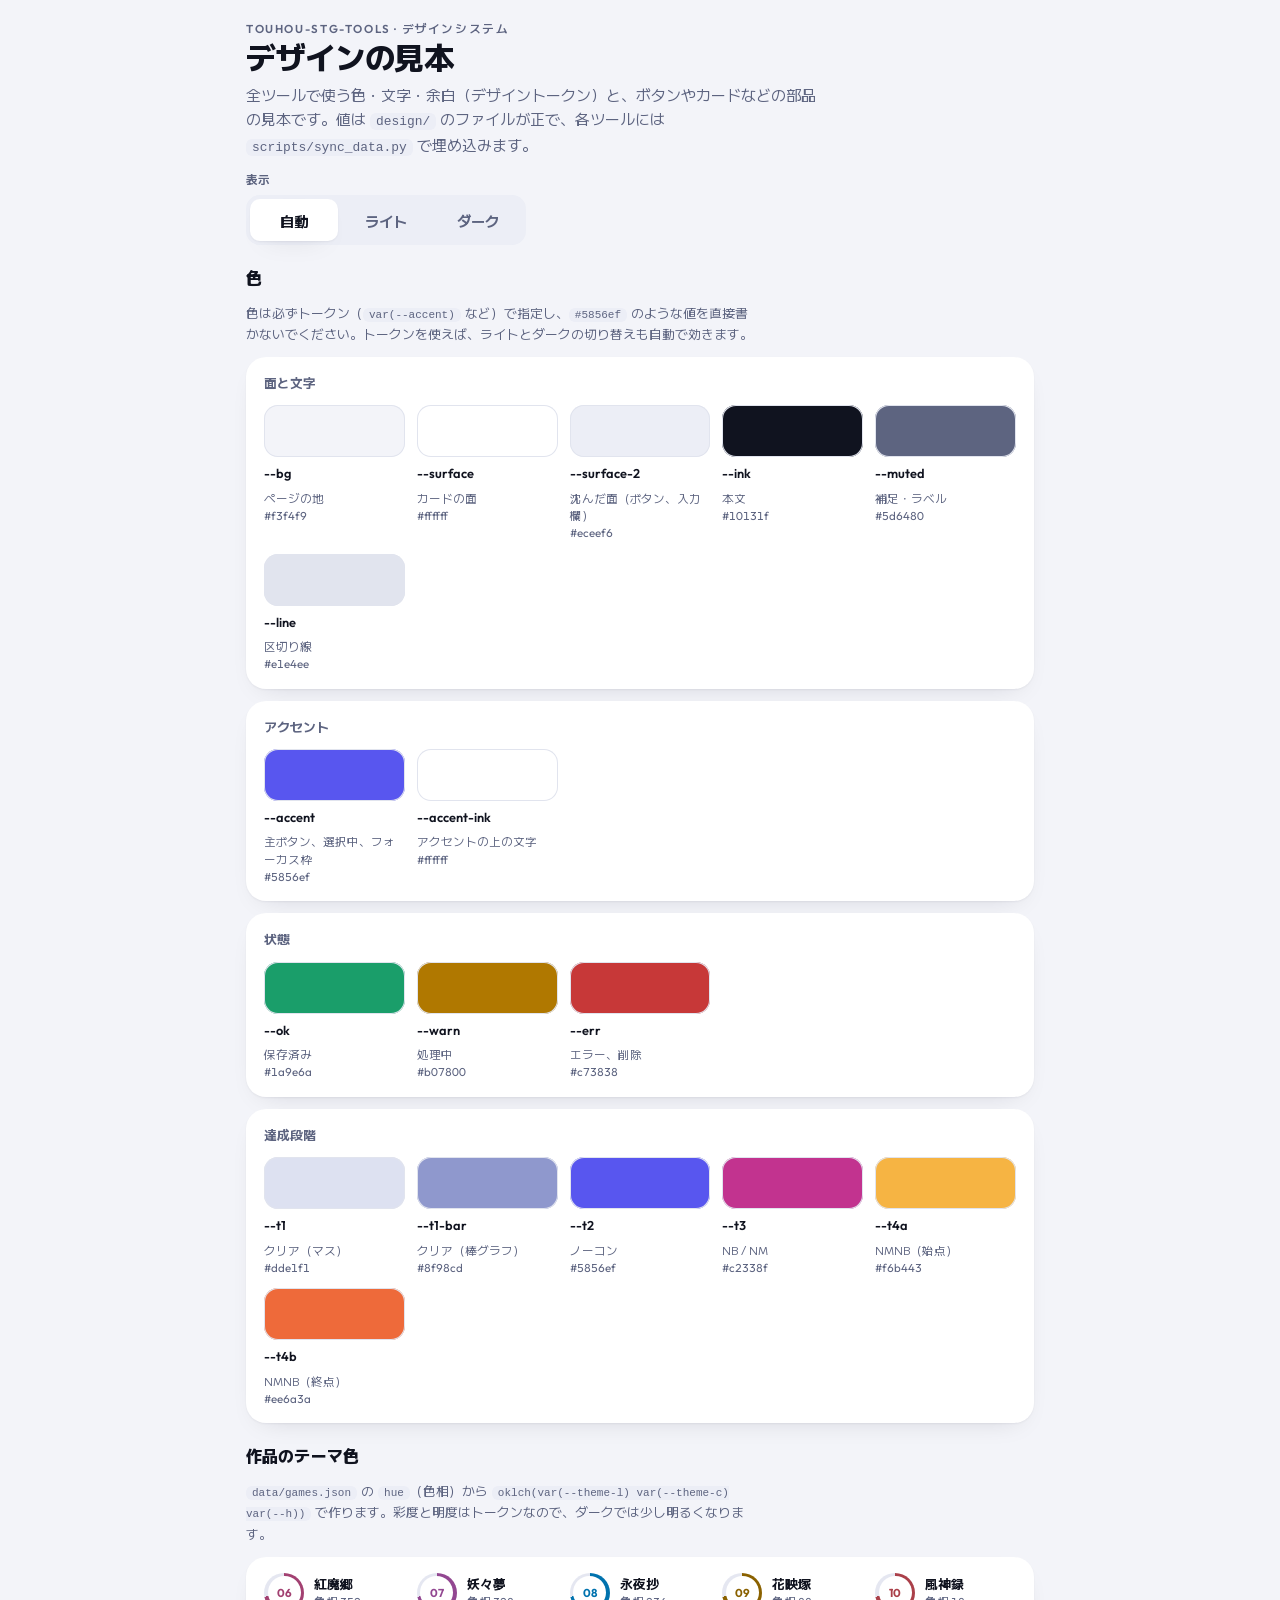
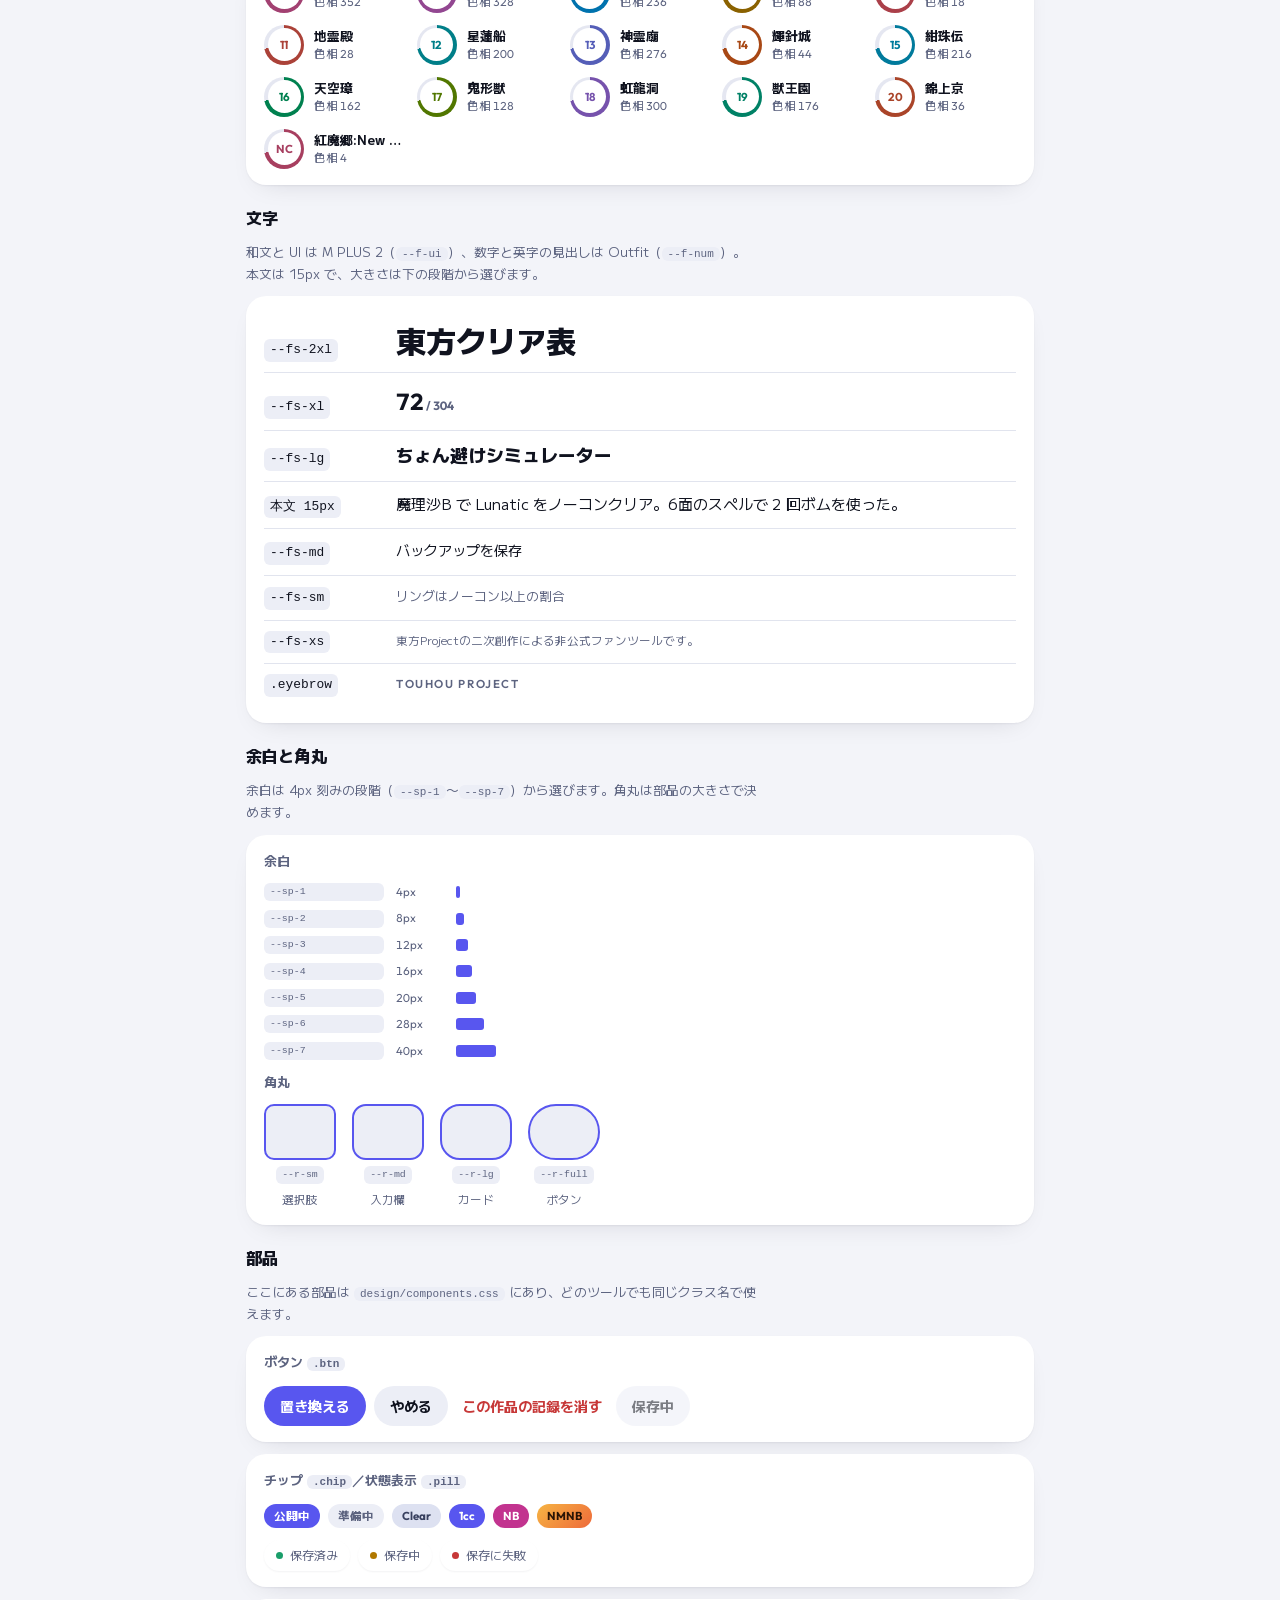
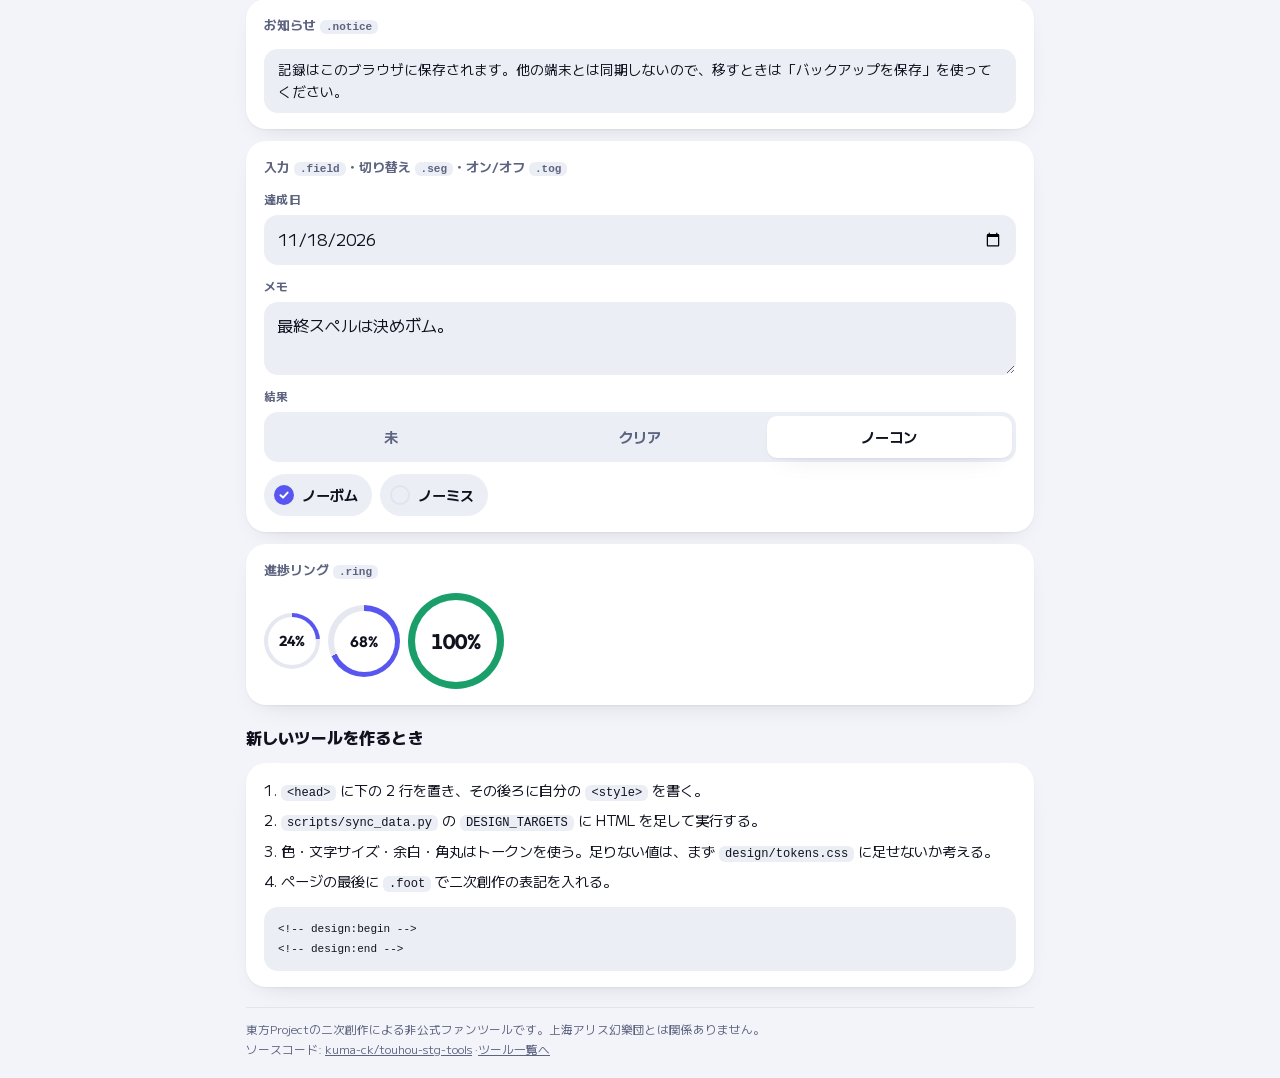
<file: design/index.html>
<!doctype html>
<html lang="ja">
<head>
<meta charset="utf-8">
<meta name="viewport" content="width=device-width,initial-scale=1,viewport-fit=cover">
<title>デザインの見本</title>
<meta name="claude:viewport-fit-sides" content="cover">
<!-- design:begin -->
<link rel="preconnect" href="https://fonts.googleapis.com">
<link rel="preconnect" href="https://fonts.gstatic.com" crossorigin>
<link rel="stylesheet" href="https://fonts.googleapis.com/css2?family=M+PLUS+2:wght@400;500;700;800&family=Outfit:wght@500;600;700;800&display=swap">
<style id="design">
/* ==========================================================================
   デザイントークン（全ツール共通の値）
   ここが正。各ツールの HTML へは scripts/sync_data.py で埋め込む。
   ライトの値を :root に、ダークの値を @media のブロックに書く。
   明示的に data-theme="dark" を選んだとき用の同じブロックは sync_data.py が作る。
   ========================================================================== */
:root{
  /* 面と文字 */
  --bg:#f3f4f9;          /* ページの地 */
  --surface:#ffffff;     /* カードの面 */
  --surface-2:#eceef6;   /* カードの中の一段沈んだ面（ボタン、入力欄、未記録のマス） */
  --ink:#10131f;         /* 本文 */
  --muted:#5d6480;       /* 補足・ラベル */
  --line:#e1e4ee;        /* 区切り線 */

  /* アクセント（主ボタン、選択中、フォーカス枠） */
  --accent:#5856ef;
  --accent-ink:#ffffff;  /* アクセントの上に載せる文字 */

  /* 状態（保存済み・処理中・エラー）。アクセントとは別に使う */
  --ok:#1a9e6a; --warn:#b07800; --err:#c73838;

  /* 達成段階: クリア < ノーコン < NB/NM < NMNB */
  --t1:#dde1f1; --t1-fg:#38405f;   /* クリア（マス） */
  --t1-bar:#8f98cd;                 /* クリア（棒グラフと、その凡例。マスの色だと背景に溶けるため一段濃い） */
  --t2:#5856ef;                     /* ノーコン */
  --t3:#c2338f; --t3-fg:#ffffff;   /* NB / NM（ダークでは明るいピンクに濃い文字） */
  --t4a:#f6b443; --t4b:#ee6a3a; --t4-fg:#2a1405;  /* NMNB（グラデーション） */
  --on:#ffffff;                     /* t2 の上の文字 */

  /* 作品のテーマ色: oklch(var(--theme-l) var(--theme-c) var(--h))。--h は games.json の hue。
     OKLCH は人の目の明るさに合わせた表し方なので、色相が違っても文字の読みやすさがそろう */
  --theme-l:.52; --theme-c:.14;   /* 明るさ・鮮やかさ（白いカードの上でコントラスト比 4.8 以上） */
  --ring-track:#e5e7f1;  /* 進捗リングの未達部分 */

  /* 影と幕 */
  --shadow:0 1px 2px rgba(16,19,31,.05),0 10px 28px -16px rgba(16,19,31,.18);
  --scrim:rgba(10,12,20,.42);

  /* 書体: 和文と UI は M PLUS 2、数字と英字の見出しは Outfit */
  --f-ui:"M PLUS 2","Hiragino Sans","Yu Gothic UI","Meiryo",system-ui,sans-serif;
  --f-num:"Outfit","M PLUS 2",system-ui,sans-serif;

  /* 文字サイズ（本文は 15px） */
  --fs-xs:.72rem;   /* 注記、凡例、チップ */
  --fs-sm:.8rem;    /* 補足文 */
  --fs-md:.88rem;   /* ボタン、小さめの本文 */
  --fs-lg:1.1rem;   /* カードの見出し */
  --fs-xl:1.45rem;  /* 大きな数値 */
  --fs-2xl:1.9rem;  /* ページの見出し */

  /* 余白（4px 刻み） */
  --sp-1:4px; --sp-2:8px; --sp-3:12px; --sp-4:16px; --sp-5:20px; --sp-6:28px; --sp-7:40px;

  /* 角丸 */
  --r-sm:10px;      /* 小さな部品の中の選択肢 */
  --r-md:14px;      /* 入力欄、お知らせ */
  --r-lg:20px;      /* カード */
  --r-full:999px;   /* ボタン、チップ */

  /* 動き */
  --ease-out:cubic-bezier(.2,.8,.2,1);
  --dur-fast:.15s;

  /* ページ幅 */
  --wrap-w:820px;
}
@media (prefers-color-scheme:dark){:root:not([data-theme="light"]){
  --bg:#0a0b11; --surface:#13151e; --surface-2:#1c1f2c; --ink:#eceef7; --muted:#8b91a9; --line:#252a3a;
  --accent:#8a89ff; --accent-ink:#0a0b11;
  --ok:#36c48a; --warn:#f0b33a; --err:#f06464;
  --t1:#2a2f46; --t1-fg:#d0d5ef; --t1-bar:#4b5480; --t2:#5654e6; --t3:#e266b8; --t3-fg:#22061a; --t4a:#f7bd55; --t4b:#f07b46; --t4-fg:#2a1405; --on:#ffffff;
  --theme-l:.72; --theme-c:.13; --ring-track:#232739;
  --shadow:0 1px 0 rgba(255,255,255,.03) inset,0 12px 32px -18px rgba(0,0,0,.7);
  --scrim:rgba(0,0,0,.6);
  color-scheme:dark;
}}

:root[data-theme="dark"]{
  --bg:#0a0b11; --surface:#13151e; --surface-2:#1c1f2c; --ink:#eceef7; --muted:#8b91a9; --line:#252a3a;
  --accent:#8a89ff; --accent-ink:#0a0b11;
  --ok:#36c48a; --warn:#f0b33a; --err:#f06464;
  --t1:#2a2f46; --t1-fg:#d0d5ef; --t1-bar:#4b5480; --t2:#5654e6; --t3:#e266b8; --t3-fg:#22061a; --t4a:#f7bd55; --t4b:#f07b46; --t4-fg:#2a1405; --on:#ffffff;
  --theme-l:.72; --theme-c:.13; --ring-track:#232739;
  --shadow:0 1px 0 rgba(255,255,255,.03) inset,0 12px 32px -18px rgba(0,0,0,.7);
  --scrim:rgba(0,0,0,.6);
  color-scheme:dark;
}

/* ==========================================================================
   共通の部品（tokens.css の値だけを使う）
   ツール固有の見た目は各ツールの <style> に書く。ここより後に書くので上書きできる。
   ========================================================================== */

/* 土台 */
*{box-sizing:border-box}
:root{padding-top:env(safe-area-inset-top,0px);padding-bottom:env(safe-area-inset-bottom,0px)}
body{margin:0;background:var(--bg);color:var(--ink);font-family:var(--f-ui);font-size:15px;line-height:1.6;-webkit-tap-highlight-color:transparent;-webkit-font-smoothing:antialiased}
.wrap{max-width:var(--wrap-w);margin:0 auto;padding-block:var(--sp-5) var(--sp-7);padding-left:max(16px,env(safe-area-inset-left,0px));padding-right:max(16px,env(safe-area-inset-right,0px));display:flex;flex-direction:column;gap:var(--sp-5)}
h1,h2,h3{margin:0;text-wrap:balance}
h1{font-size:var(--fs-2xl);font-weight:800;letter-spacing:-.01em;line-height:1.2}
h2{font-size:1rem;font-weight:800;letter-spacing:.01em}
.eyebrow{font-family:var(--f-num);font-size:var(--fs-xs);font-weight:600;letter-spacing:.14em;text-transform:uppercase;color:var(--muted)}
.muted{color:var(--muted)}
.num{font-family:var(--f-num);font-variant-numeric:tabular-nums}
button{font:inherit;color:inherit;cursor:pointer;border:0;background:none}
button:disabled{cursor:default;opacity:.55}
:is(button,a,input,textarea,select):focus-visible{outline:2px solid var(--accent);outline-offset:2px}

/* カード: 面を分けたいものだけに使う */
.card{background:var(--surface);border-radius:var(--r-lg);box-shadow:var(--shadow)}

/* ボタン */
.btn{display:inline-flex;align-items:center;justify-content:center;gap:6px;min-height:40px;padding:var(--sp-2) var(--sp-4);border-radius:var(--r-full);background:var(--surface-2);font-weight:700;font-size:var(--fs-md);text-decoration:none;color:var(--ink)}
.btn:hover:not(:disabled){filter:brightness(.97)}
.btn.primary{background:var(--accent);color:var(--accent-ink)}
.btn.danger{background:transparent;color:var(--err);padding-inline:6px}

/* チップ: 短いラベル（公開中、達成段階など） */
.chip{display:inline-block;font-family:var(--f-num);font-size:var(--fs-xs);font-weight:700;line-height:1.6;padding:3px 10px;border-radius:var(--r-full);background:var(--surface-2);color:var(--muted);white-space:nowrap}
.chip.accent{background:var(--accent);color:var(--accent-ink)}

/* 状態表示: data-k に ok / busy / err */
.pill{display:inline-flex;align-items:center;gap:7px;padding:6px 12px;border-radius:var(--r-full);background:var(--surface);box-shadow:var(--shadow);font-size:.76rem;color:var(--muted);white-space:nowrap}
.pill i{width:7px;height:7px;border-radius:50%;background:var(--muted)}
.pill[data-k="ok"] i{background:var(--ok)}
.pill[data-k="busy"] i{background:var(--warn)}
.pill[data-k="err"] i{background:var(--err)}

/* お知らせ */
.notice{background:var(--surface-2);border-radius:var(--r-md);padding:10px 14px;font-size:.85rem}

/* 入力欄 */
.field{display:flex;flex-direction:column}
.field input,.field textarea,.field select{font:inherit;font-size:16px;color:var(--ink);background:var(--surface-2);border:1px solid transparent;border-radius:var(--r-md);padding:10px 12px;width:100%}
.field input:focus,.field textarea:focus,.field select:focus{border-color:var(--accent);outline:none}
.field textarea{min-height:72px;resize:vertical}
.lbl{font-size:.74rem;font-weight:700;color:var(--muted);letter-spacing:.04em;margin-bottom:6px}

/* 切り替え（どれか 1 つを選ぶ）: button[role=radio][aria-checked] を並べる */
.seg{display:grid;grid-auto-columns:minmax(0,1fr);grid-auto-flow:column;background:var(--surface-2);border-radius:var(--r-md);padding:var(--sp-1);gap:var(--sp-1)}
.seg button{min-height:42px;border-radius:var(--r-sm);font-weight:700;font-size:.9rem;color:var(--muted)}
.seg button[aria-checked="true"]{background:var(--surface);color:var(--ink);box-shadow:var(--shadow)}

/* オン/オフ（いくつでも選べる）: button[aria-pressed] の中に .ck */
.togs{display:flex;flex-wrap:wrap;gap:var(--sp-2)}
.tog{display:inline-flex;align-items:center;gap:var(--sp-2);min-height:42px;padding:8px 14px 8px 10px;border-radius:var(--r-full);background:var(--surface-2);font-weight:700;font-size:var(--fs-md)}
.tog .ck{width:20px;height:20px;border-radius:50%;border:2px solid var(--line);display:grid;place-items:center;flex:none}
.tog .ck svg{width:12px;height:12px;opacity:0}
.tog[aria-pressed="true"] .ck{border-color:transparent;background:var(--accent);color:var(--accent-ink)}
.tog[aria-pressed="true"] .ck svg{opacity:1}

/* 進捗リング: --p に 0〜100、--c に色、--sz に大きさ、--th に太さ */
.ring{--p:0;--c:var(--accent);flex:none;width:var(--sz,56px);height:var(--sz,56px);border-radius:50%;display:grid;place-items:center;background:conic-gradient(var(--c) calc(var(--p)*1%),var(--ring-track) 0)}
.ring>span{width:calc(100% - var(--th,8px));height:calc(100% - var(--th,8px));border-radius:50%;background:var(--surface);display:grid;place-items:center;font-family:var(--f-num);font-weight:700;line-height:1}

/* ページ末尾の注記（二次創作の表記を必ず入れる） */
.foot{font-size:var(--fs-xs);color:var(--muted);line-height:1.7;padding-top:var(--sp-3);border-top:1px solid var(--line)}
.foot a{color:inherit}
</style>
<!-- design:end -->
<style>
/* Layout: single column reference sheet — one section per token group, then the shared components shown live */
/* 共通のトークンと部品は上の design 区間（design/*.css）。ここには見本ページ固有のものだけを書く */
.top{display:flex;justify-content:space-between;align-items:flex-end;gap:var(--sp-3) var(--sp-4);flex-wrap:wrap}
.lead{margin:var(--sp-2) 0 0;color:var(--muted);max-width:38em}
.theme{min-width:min(100%,280px)}
.sec{display:flex;flex-direction:column;gap:var(--sp-3)}
.sec>p{margin:0;font-size:var(--fs-sm);color:var(--muted);max-width:40em}
code{font-family:ui-monospace,"Cascadia Mono",Consolas,monospace;font-size:.86em;background:var(--surface-2);padding:1px 6px;border-radius:6px}
.group{padding:var(--sp-4) 18px;display:flex;flex-direction:column;gap:var(--sp-3)}
.group h3{font-size:var(--fs-sm);font-weight:700;color:var(--muted)}
.swatches{display:grid;grid-template-columns:repeat(auto-fill,minmax(120px,1fr));gap:var(--sp-3)}
.sw{display:flex;flex-direction:column;gap:6px;min-width:0}
.sw .chipcolor{height:52px;border-radius:var(--r-md);box-shadow:inset 0 0 0 1px var(--line)}
.sw b{font-family:var(--f-num);font-size:var(--fs-sm);font-weight:600}
.sw span{font-size:var(--fs-xs);color:var(--muted);line-height:1.5}
.sw .hex{font-family:var(--f-num);font-variant-numeric:tabular-nums}
.hues{display:grid;grid-template-columns:repeat(auto-fill,minmax(132px,1fr));gap:var(--sp-3)}
.hue{display:flex;align-items:center;gap:10px;min-width:0}
.hue .ring{--sz:40px;--th:7px;--p:72;--c:oklch(var(--theme-l) var(--theme-c) var(--h))}
.hue .ring>span{font-size:.72rem;color:oklch(var(--theme-l) var(--theme-c) var(--h))}
.hue div{min-width:0;font-size:var(--fs-xs);line-height:1.4}
.hue div b{display:block;font-size:var(--fs-sm);white-space:nowrap;overflow:hidden;text-overflow:ellipsis}
.scale{display:flex;flex-direction:column}
.scale>div{display:grid;grid-template-columns:7.5rem minmax(0,1fr);gap:var(--sp-3);align-items:baseline;padding:10px 0}
.scale>div+div{border-top:1px solid var(--line)}
.scale code{justify-self:start}
.scale p{margin:0;min-width:0;overflow-wrap:anywhere}
.space{display:flex;flex-direction:column;gap:var(--sp-2)}
.space>div{display:grid;grid-template-columns:7.5rem 3rem minmax(0,1fr);gap:var(--sp-3);align-items:center;font-size:var(--fs-xs);color:var(--muted)}
.space i{display:block;height:12px;border-radius:3px;background:var(--accent)}
.radii{display:flex;flex-wrap:wrap;gap:var(--sp-4)}
.radii>div{display:flex;flex-direction:column;align-items:center;gap:6px;font-size:var(--fs-xs);color:var(--muted)}
.radii i{display:block;width:72px;height:56px;background:var(--surface-2);border:2px solid var(--accent)}
.demo{display:flex;flex-wrap:wrap;gap:var(--sp-2);align-items:center}
.t1{background:var(--t1);color:var(--t1-fg)}
.t2{background:var(--t2);color:var(--on)}
.t3{background:var(--t3);color:var(--t3-fg)}
.t4{background:linear-gradient(135deg,var(--t4a),var(--t4b));color:var(--t4-fg)}
.rules{margin:0;padding-left:1.2em;display:flex;flex-direction:column;gap:6px;font-size:var(--fs-md)}
pre{margin:0;overflow-x:auto;background:var(--surface-2);border-radius:var(--r-md);padding:var(--sp-3) 14px;font-size:.8rem;line-height:1.6}
pre code{background:none;padding:0}
</style>
</head>
<body>
<div class="wrap">
  <div class="top">
    <div>
      <div class="eyebrow">touhou-stg-tools · デザインシステム</div>
      <h1>デザインの見本</h1>
      <p class="lead">全ツールで使う色・文字・余白（デザイントークン）と、ボタンやカードなどの部品の見本です。値は <code>design/</code> のファイルが正で、各ツールには <code>scripts/sync_data.py</code> で埋め込みます。</p>
    </div>
    <div class="theme">
      <div class="lbl" id="themeLbl">表示</div>
      <div class="seg" role="radiogroup" aria-labelledby="themeLbl" id="theme">
        <button type="button" role="radio" aria-checked="true" data-t="">自動</button>
        <button type="button" role="radio" aria-checked="false" data-t="light">ライト</button>
        <button type="button" role="radio" aria-checked="false" data-t="dark">ダーク</button>
      </div>
    </div>
  </div>

  <section class="sec">
    <h2>色</h2>
    <p>色は必ずトークン（<code>var(--accent)</code> など）で指定し、<code>#5856ef</code> のような値を直接書かないでください。トークンを使えば、ライトとダークの切り替えも自動で効きます。</p>
    <div id="colors" class="sec"></div>
  </section>

  <section class="sec">
    <h2>作品のテーマ色</h2>
    <p><code>data/games.json</code> の <code>hue</code>（色相）から <code>oklch(var(--theme-l) var(--theme-c) var(--h))</code> で作ります。彩度と明度はトークンなので、ダークでは少し明るくなります。</p>
    <div class="card group"><div class="hues" id="hues"></div></div>
  </section>

  <section class="sec">
    <h2>文字</h2>
    <p>和文と UI は M PLUS 2（<code>--f-ui</code>）、数字と英字の見出しは Outfit（<code>--f-num</code>）。本文は 15px で、大きさは下の段階から選びます。</p>
    <div class="card group">
      <div class="scale">
        <div><code>--fs-2xl</code><p style="font-size:var(--fs-2xl);font-weight:800;line-height:1.2">東方クリア表</p></div>
        <div><code>--fs-xl</code><p class="num" style="font-size:var(--fs-xl);font-weight:700">72<small class="muted" style="font-size:.75rem"> / 304</small></p></div>
        <div><code>--fs-lg</code><p style="font-size:var(--fs-lg);font-weight:800">ちょん避けシミュレーター</p></div>
        <div><code>本文 15px</code><p>魔理沙B で Lunatic をノーコンクリア。6面のスペルで 2 回ボムを使った。</p></div>
        <div><code>--fs-md</code><p style="font-size:var(--fs-md)">バックアップを保存</p></div>
        <div><code>--fs-sm</code><p style="font-size:var(--fs-sm);color:var(--muted)">リングはノーコン以上の割合</p></div>
        <div><code>--fs-xs</code><p style="font-size:var(--fs-xs);color:var(--muted)">東方Projectの二次創作による非公式ファンツールです。</p></div>
        <div><code>.eyebrow</code><p class="eyebrow">Touhou Project</p></div>
      </div>
    </div>
  </section>

  <section class="sec">
    <h2>余白と角丸</h2>
    <p>余白は 4px 刻みの段階（<code>--sp-1</code>〜<code>--sp-7</code>）から選びます。角丸は部品の大きさで決めます。</p>
    <div class="card group">
      <h3>余白</h3>
      <div class="space" id="space"></div>
      <h3>角丸</h3>
      <div class="radii">
        <div><i style="border-radius:var(--r-sm)"></i><code>--r-sm</code>選択肢</div>
        <div><i style="border-radius:var(--r-md)"></i><code>--r-md</code>入力欄</div>
        <div><i style="border-radius:var(--r-lg)"></i><code>--r-lg</code>カード</div>
        <div><i style="border-radius:var(--r-full)"></i><code>--r-full</code>ボタン</div>
      </div>
    </div>
  </section>

  <section class="sec">
    <h2>部品</h2>
    <p>ここにある部品は <code>design/components.css</code> にあり、どのツールでも同じクラス名で使えます。</p>
    <div class="card group">
      <h3>ボタン <code>.btn</code></h3>
      <div class="demo">
        <button type="button" class="btn primary">置き換える</button>
        <button type="button" class="btn">やめる</button>
        <button type="button" class="btn danger">この作品の記録を消す</button>
        <button type="button" class="btn" disabled>保存中</button>
      </div>
    </div>
    <div class="card group">
      <h3>チップ <code>.chip</code>／状態表示 <code>.pill</code></h3>
      <div class="demo">
        <span class="chip accent">公開中</span><span class="chip">準備中</span>
        <span class="chip t1">Clear</span><span class="chip t2">1cc</span><span class="chip t3">NB</span><span class="chip t4">NMNB</span>
      </div>
      <div class="demo">
        <span class="pill" data-k="ok"><i></i><span>保存済み</span></span>
        <span class="pill" data-k="busy"><i></i><span>保存中</span></span>
        <span class="pill" data-k="err"><i></i><span>保存に失敗</span></span>
      </div>
    </div>
    <div class="card group">
      <h3>お知らせ <code>.notice</code></h3>
      <div class="notice">記録はこのブラウザに保存されます。他の端末とは同期しないので、移すときは「バックアップを保存」を使ってください。</div>
    </div>
    <div class="card group">
      <h3>入力 <code>.field</code>・切り替え <code>.seg</code>・オン/オフ <code>.tog</code></h3>
      <div class="field"><label class="lbl" for="demoDate">達成日</label><input id="demoDate" type="date" value="2026-11-18"></div>
      <div class="field"><label class="lbl" for="demoNote">メモ</label><textarea id="demoNote">最終スペルは決めボム。</textarea></div>
      <div>
        <div class="lbl" id="segLbl">結果</div>
        <div class="seg" role="radiogroup" aria-labelledby="segLbl" id="demoSeg">
          <button type="button" role="radio" aria-checked="false">未</button>
          <button type="button" role="radio" aria-checked="false">クリア</button>
          <button type="button" role="radio" aria-checked="true">ノーコン</button>
        </div>
      </div>
      <div class="togs" id="demoTogs">
        <button type="button" class="tog" aria-pressed="true"><span class="ck"><svg viewBox="0 0 12 12" aria-hidden="true"><path d="M2.5 6.3 5 8.6 9.6 3.6" fill="none" stroke="currentColor" stroke-width="2" stroke-linecap="round" stroke-linejoin="round"/></svg></span>ノーボム</button>
        <button type="button" class="tog" aria-pressed="false"><span class="ck"><svg viewBox="0 0 12 12" aria-hidden="true"><path d="M2.5 6.3 5 8.6 9.6 3.6" fill="none" stroke="currentColor" stroke-width="2" stroke-linecap="round" stroke-linejoin="round"/></svg></span>ノーミス</button>
      </div>
    </div>
    <div class="card group">
      <h3>進捗リング <code>.ring</code></h3>
      <div class="demo">
        <div class="ring" style="--p:24"><span class="num" style="font-size:.9rem">24%</span></div>
        <div class="ring" style="--p:68;--sz:72px;--th:11px"><span class="num">68%</span></div>
        <div class="ring" style="--p:100;--sz:96px;--th:14px;--c:var(--ok)"><span class="num" style="font-size:1.3rem">100%</span></div>
      </div>
    </div>
  </section>

  <section class="sec">
    <h2>新しいツールを作るとき</h2>
    <div class="card group">
      <ol class="rules">
        <li><code>&lt;head&gt;</code> に下の 2 行を置き、その後ろに自分の <code>&lt;style&gt;</code> を書く。</li>
        <li><code>scripts/sync_data.py</code> の <code>DESIGN_TARGETS</code> に HTML を足して実行する。</li>
        <li>色・文字サイズ・余白・角丸はトークンを使う。足りない値は、まず <code>design/tokens.css</code> に足せないか考える。</li>
        <li>ページの最後に <code>.foot</code> で二次創作の表記を入れる。</li>
      </ol>
      <pre><code>&lt;!-- design:begin --&gt;
&lt;!-- design:end --&gt;</code></pre>
    </div>
  </section>

  <footer class="foot">東方Projectの二次創作による非公式ファンツールです。上海アリス幻樂団とは関係ありません。<br>ソースコード: <a href="https://github.com/kuma-ck/touhou-stg-tools" target="_blank" rel="noopener">kuma-ck/touhou-stg-tools</a> · <a href="../">ツール一覧へ</a></footer>
</div>

<!-- data:games:begin -->
<script type="application/json" id="data-games">{"$comment":"東方Project原作STG（整数作品）の作品・機体・難易度マスタ。各ツールへは scripts/sync_data.py で埋め込む。","difficultyNames":{"E":"Easy","N":"Normal","H":"Hard","L":"Lunatic","Ex":"Extra","Ph":"Phantasm"},"games":[{"id":"th06","no":"06","title":"東方紅魔郷","titleEn":"the Embodiment of Scarlet Devil","year":2002,"hue":352,"difficulties":["E","N","H","L","Ex"],"shots":["霊夢A","霊夢B","魔理沙A","魔理沙B"]},{"id":"th07","no":"07","title":"東方妖々夢","titleEn":"Perfect Cherry Blossom","year":2003,"hue":328,"difficulties":["E","N","H","L","Ex","Ph"],"shots":["霊夢A","霊夢B","魔理沙A","魔理沙B","咲夜A","咲夜B"]},{"id":"th08","no":"08","title":"東方永夜抄","titleEn":"Imperishable Night","year":2004,"hue":236,"difficulties":["E","N","H","L","Ex"],"shots":["結界組","詠唱組","紅魔組","幽冥組","霊夢","紫","魔理沙","アリス","咲夜","レミリア","妖夢","幽々子"],"flags":["Final A","Final B"]},{"id":"th09","no":"09","title":"東方花映塚","titleEn":"Phantasmagoria of Flower View","year":2005,"hue":88,"difficulties":["E","N","H","L","Ex"],"shots":["霊夢","魔理沙","咲夜","妖夢","鈴仙","チルノ","リリカ","メルラン","ルナサ","ミスティア","てゐ","文","メディスン","幽香","小町","映姫"]},{"id":"th10","no":"10","title":"東方風神録","titleEn":"Mountain of Faith","year":2007,"hue":18,"difficulties":["E","N","H","L","Ex"],"shots":["霊夢A","霊夢B","霊夢C","魔理沙A","魔理沙B","魔理沙C"]},{"id":"th11","no":"11","title":"東方地霊殿","titleEn":"Subterranean Animism","year":2008,"hue":28,"difficulties":["E","N","H","L","Ex"],"shots":["霊夢×紫","霊夢×萃香","霊夢×文","魔理沙×アリス","魔理沙×パチュリー","魔理沙×にとり"]},{"id":"th12","no":"12","title":"東方星蓮船","titleEn":"Undefined Fantastic Object","year":2009,"hue":200,"difficulties":["E","N","H","L","Ex"],"shots":["霊夢A","霊夢B","魔理沙A","魔理沙B","早苗A","早苗B"]},{"id":"th13","no":"13","title":"東方神霊廟","titleEn":"Ten Desires","year":2011,"hue":276,"difficulties":["E","N","H","L","Ex"],"shots":["霊夢","魔理沙","早苗","妖夢"]},{"id":"th14","no":"14","title":"東方輝針城","titleEn":"Double Dealing Character","year":2013,"hue":44,"difficulties":["E","N","H","L","Ex"],"shots":["霊夢A","霊夢B","魔理沙A","魔理沙B","咲夜A","咲夜B"]},{"id":"th15","no":"15","title":"東方紺珠伝","titleEn":"Legacy of Lunatic Kingdom","year":2015,"hue":216,"difficulties":["E","N","H","L","Ex"],"shots":["霊夢","魔理沙","早苗","鈴仙"],"flags":["完全無欠モード"]},{"id":"th16","no":"16","title":"東方天空璋","titleEn":"Hidden Star in Four Seasons","year":2017,"hue":162,"difficulties":["E","N","H","L","Ex"],"shots":["霊夢(春)","霊夢(夏)","霊夢(秋)","霊夢(冬)","チルノ(春)","チルノ(夏)","チルノ(秋)","チルノ(冬)","文(春)","文(夏)","文(秋)","文(冬)","魔理沙(春)","魔理沙(夏)","魔理沙(秋)","魔理沙(冬)"],"exShots":["霊夢(土用)","チルノ(土用)","文(土用)","魔理沙(土用)"]},{"id":"th17","no":"17","title":"東方鬼形獣","titleEn":"Wily Beast and Weakest Creature","year":2019,"hue":128,"difficulties":["E","N","H","L","Ex"],"shots":["霊夢(狼)","霊夢(獺)","霊夢(鷲)","魔理沙(狼)","魔理沙(獺)","魔理沙(鷲)","妖夢(狼)","妖夢(獺)","妖夢(鷲)"]},{"id":"th18","no":"18","title":"東方虹龍洞","titleEn":"Unconnected Marketeers","year":2021,"hue":300,"difficulties":["E","N","H","L","Ex"],"shots":["霊夢","魔理沙","咲夜","早苗"]},{"id":"th19","no":"19","title":"東方獣王園","titleEn":"Unfinished Dream of All Living Ghost","year":2023,"hue":176,"difficulties":["E","N","H","L","Ex"],"shots":["霊夢","魔理沙","早苗","藍","あうん","ナズーリン","清蘭","燐","典","マミゾウ","八千慧","早鬼","尤魔","萃香","美天","慧ノ子","ちやり","日狭美","残無"]},{"id":"th20","no":"20","title":"東方錦上京","titleEn":"Fossilized Wonders","year":2025,"hue":36,"difficulties":["E","N","H","L","Ex"],"shots":["霊夢","魔理沙"]},{"id":"nc06","no":"NC","title":"東方紅魔郷:New Classic","titleEn":"リメイク版(New Classic版)","year":2026,"remakeOf":"th06","hue":4,"difficulties":["E","N","H","L","Ex"],"shots":["霊夢A","霊夢B","魔理沙A","魔理沙B"]}]}</script>
<!-- data:games:end -->
<script>
(function(){
"use strict";
const COLORS=[
  {h:"面と文字",items:[["--bg","ページの地"],["--surface","カードの面"],["--surface-2","沈んだ面（ボタン、入力欄）"],["--ink","本文"],["--muted","補足・ラベル"],["--line","区切り線"]]},
  {h:"アクセント",items:[["--accent","主ボタン、選択中、フォーカス枠"],["--accent-ink","アクセントの上の文字"]]},
  {h:"状態",items:[["--ok","保存済み"],["--warn","処理中"],["--err","エラー、削除"]]},
  {h:"達成段階",items:[["--t1","クリア（マス）"],["--t1-bar","クリア（棒グラフ）"],["--t2","ノーコン"],["--t3","NB / NM"],["--t4a","NMNB（始点）"],["--t4b","NMNB（終点）"]]}
];
const SPACE=[["--sp-1","4px"],["--sp-2","8px"],["--sp-3","12px"],["--sp-4","16px"],["--sp-5","20px"],["--sp-6","28px"],["--sp-7","40px"]];
const esc=s=>String(s).replace(/[&<>"']/g,c=>({"&":"&amp;","<":"&lt;",">":"&gt;",'"':"&quot;","'":"&#39;"}[c]));
const root=document.documentElement;

function hex(name){
  const v=getComputedStyle(root).getPropertyValue(name).trim();
  const probe=document.createElement("i");probe.style.color=v;document.body.appendChild(probe);
  const m=getComputedStyle(probe).color.match(/\d+(\.\d+)?/g);probe.remove();
  return m?"#"+m.slice(0,3).map(n=>(+n).toString(16).padStart(2,"0")).join(""):v;
}
function renderColors(){
  document.getElementById("colors").innerHTML=COLORS.map(g=>`<div class="card group"><h3>${esc(g.h)}</h3><div class="swatches">${
    g.items.map(([n,r])=>`<div class="sw"><div class="chipcolor" style="background:var(${n})"></div><b>${n}</b><span>${esc(r)}<br><span class="hex">${hex(n)}</span></span></div>`).join("")
  }</div></div>`).join("");
}
document.getElementById("space").innerHTML=SPACE.map(([n,v])=>`<div><code>${n}</code><span class="num">${v}</span><i style="width:var(${n})"></i></div>`).join("");

const gamesEl=document.getElementById("data-games");
if(gamesEl){
  const games=JSON.parse(gamesEl.textContent).games;
  document.getElementById("hues").innerHTML=games.map(g=>`<div class="hue" style="--h:${g.hue}"><div class="ring"><span>${esc(g.no)}</span></div><div><b>${esc(g.title.replace("東方",""))}</b><span class="muted num">色相 ${g.hue}</span></div></div>`).join("");
}

function pick(group,btn){group.querySelectorAll("[role=radio]").forEach(b=>b.setAttribute("aria-checked",String(b===btn)))}
const theme=document.getElementById("theme");
theme.addEventListener("click",e=>{
  const b=e.target.closest("button");if(!b)return;pick(theme,b);
  if(b.dataset.t)root.setAttribute("data-theme",b.dataset.t);else root.removeAttribute("data-theme");
  renderColors();
});
const demoSeg=document.getElementById("demoSeg");
demoSeg.addEventListener("click",e=>{const b=e.target.closest("button");if(b)pick(demoSeg,b)});
document.getElementById("demoTogs").addEventListener("click",e=>{const b=e.target.closest(".tog");if(b)b.setAttribute("aria-pressed",String(b.getAttribute("aria-pressed")!=="true"))});
const mq=matchMedia("(prefers-color-scheme: dark)");if(mq.addEventListener)mq.addEventListener("change",renderColors);else if(mq.addListener)mq.addListener(renderColors);
renderColors();
})();
</script>
</body>
</html>
</file>
